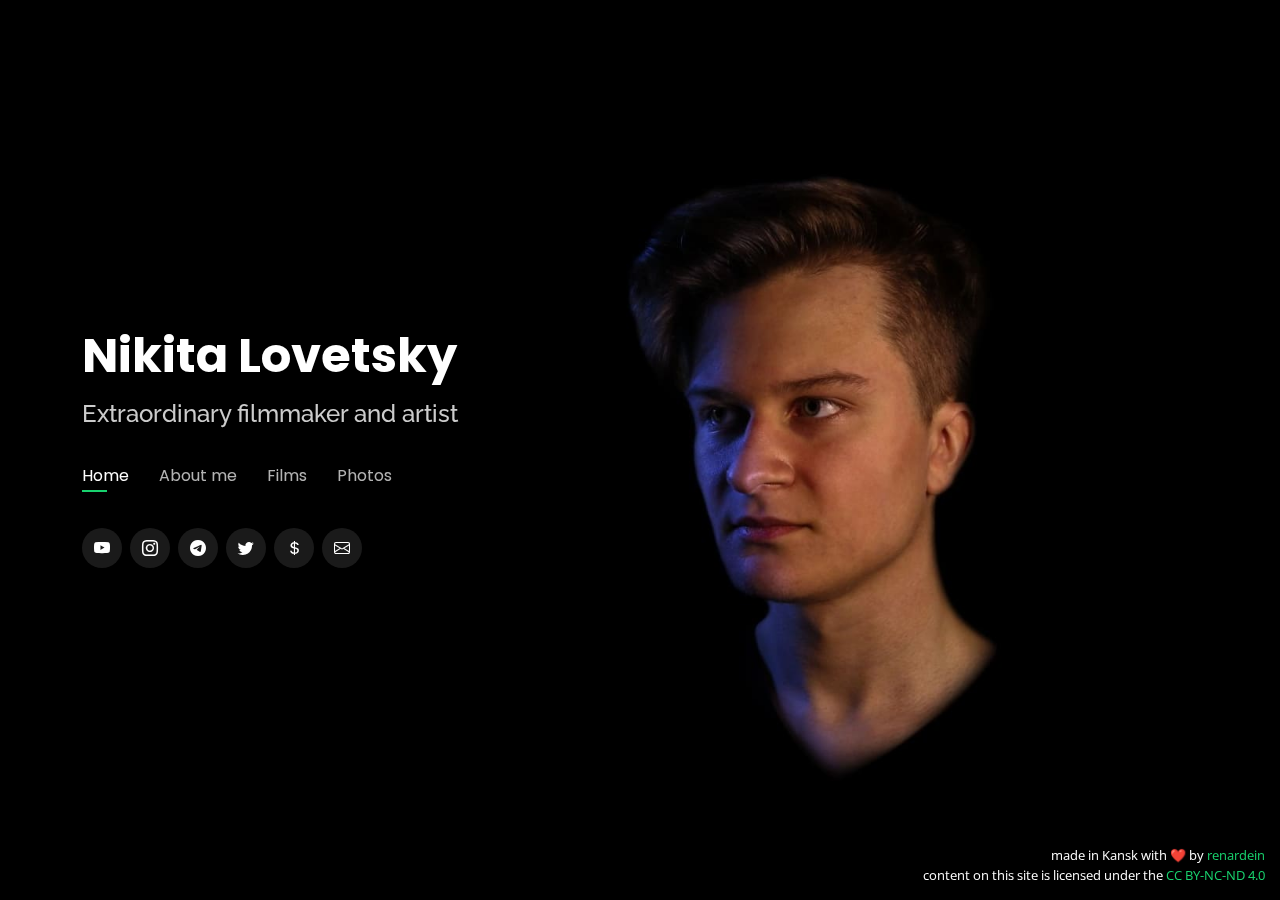
<file: index.html>
<!DOCTYPE html>
<html lang="en">

<head>
  <meta charset="utf-8">
  <meta content="width=device-width, initial-scale=1.0" name="viewport">

  <title>Nikita Lovetsky</title>
  <meta content="An extraordinary filmmaker and artist from the colorful Kyrgyzstan in Central Asia" name="description">
  <meta content="nikita lovetsky, никита ловецкий, filmmaker, bishkek, бишкек, kyrgyzstan, кыргызстан " name="keywords">
  <meta name="theme-color" content="#000000" />

  <!-- Favicons -->
  <link href="assets/img/favicon.png" rel="icon">
  <link href="assets/img/apple-touch-icon.png" rel="apple-touch-icon">

  <!-- Google Fonts -->
  <link
    href="https://fonts.googleapis.com/css?family=Open+Sans:300,300i,400,400i,600,600i,700,700i|Raleway:300,300i,400,400i,500,500i,600,600i,700,700i|Poppins:300,300i,400,400i,500,500i,600,600i,700,700i"
    rel="stylesheet">

  <!-- Vendor CSS Files -->
  <link href="assets/vendor/bootstrap/css/bootstrap.min.css" rel="stylesheet">
  <link href="assets/vendor/bootstrap-icons/bootstrap-icons.css" rel="stylesheet">
  <link href="assets/vendor/boxicons/css/boxicons.min.css" rel="stylesheet">
  <link href="assets/vendor/glightbox/css/glightbox.min.css" rel="stylesheet">
  <link href="assets/vendor/remixicon/remixicon.css" rel="stylesheet">
  <link href="assets/vendor/swiper/swiper-bundle.min.css" rel="stylesheet">

  <!-- Template Main CSS File -->
  <link href="assets/css/style.css" rel="stylesheet">
</head>

<body>

  <!-- ======= Header ======= -->
  <header id="header">
    <div class="container intro">

      <h1><a href="index.html">Nikita Lovetsky</a></h1>

      <h2>Extraordinary filmmaker and artist</h2>

      <nav id="navbar" class="navbar">
        <ul>
          <li><a class="nav-link active" href="#header">Home</a></li>
          <li><a class="nav-link" href="#about">About me</a></li>
          <li><a class="nav-link" href="#films">Films</a></li>
          <li><a class="nav-link" href="#photos">Photos</a></li>

        </ul>
        <i class="bi bi-list mobile-nav-toggle"></i>
      </nav><!-- .navbar -->

      <div class="social-links">

        <a href="https://www.youtube.com/c/RedCardinal18" class="youtube"><i class="bi bi-youtube"></i></a>
        <a href="https://instagram.com/red_cardinal18" class="instagram"><i class="bi bi-instagram"></i></a>
        <a href="https://t.me/red_cardinal18" class="telegram"><i class="bi bi-telegram"></i></a>
        <a href="https://twitter.com/red_cardinal18" class="twitter"><i class="bi bi-twitter"></i></a>
        <a href="https://www.donationalerts.com/r/redcardinal18" class="twitter"><i
            class="bi bi-currency-dollar"></i></a>
        <a href="mailto:nikita@lovetsky.art" class="envelope" title="E-Mail"><i class="bi bi-envelope"></i></a>
      </div>

    </div>
  </header><!-- End Header -->

  <!-- ======= About Section ======= -->
  <section id="about" class="about">

    <!-- ======= About Me ======= -->
    <div class="about-me container">

      <div class="section-title">
        <h2>About</h2>
        <p>Learn more about me</p>
      </div>

      <div class="row">
        <div class="col-lg-3" data-aos="fade-right">
          <img src="assets/img/me.jpg" class="img-fluid" alt="">
        </div>
        <div class="col-lg-8 pt-4 pt-lg-0 content" data-aos="fade-left">
          <div class="row">
            <div class="col-lg-7">
              <div class="section-title">
                <h2>Summary</h2>
              </div>
              <ul>
                <li><i class="bi bi-balloon-fill"></i> <strong>Birthday:</strong> <span>17 December 2000</span></li>
                <li><i class="bi bi-info-circle-fill"></i> <strong>Age:</strong> <span>22</span></li>
                <li><i class="bi bi-geo-alt-fill"></i> <strong>Location:</strong> <span>Bishkek, Kyrgyzstan</span>
                <li><i class="bi bi-envelope-fill"></i> <strong>E-Mail:</strong> <span><a
                      href="mailto:nikita@lovetsky.art">nikita@lovetsky.art</a></span>
                </li>
              </ul>
              <p style="margin-bottom: 25px;">
                An extraordinary filmmaker and artist from the colorful Kyrgyzstan in Central Asia.
                The main interest in cinema is the mixture of poetic language with the image on the screen.
                Engaged in experiments on merging different media in cinema.
              </p>
            </div>
            <div class="col-lg-5 resume">
              <div class="section-title">
                <h2>Education</h2>
              </div>

              <div class="resume-item">
                <h4>American University of Central Asia</h4>
                <p><em>Bishkek, Kyrgyzstan<br>Division of Arts, Humanities and Communication<br>Bachelor
                    in TV, Cinema and
                    Media Arts Program</em></p>
                <h5>2019 - 2023</h5>
              </div>
              <div class="resume-item">
                <h4>Bard College</h4>
                <p><em>Annandale-on-Hudson, New York, United States<br>Division of the Arts<br>Film and Electronic
                    Arts<br>Exchange
                    Program</em>
                </p>
                <h5>2022</h5>
              </div>
            </div>
          </div>
        </div>
        <!-- End About Me -->

        <!-- ======= Skills  ======= -->
        <div class="skills container">

          <div class="section-title">
            <h2>Skills</h2>
          </div>

          <div class="row skills-content">

            <div class="col-lg-6">

              <div class="progress">
                <span class="skill">Eloquence & Orator <i class="val">80%</i></span>
                <div class="progress-bar-wrap">
                  <div class="progress-bar" role="progressbar" aria-valuenow="80" aria-valuemin="0" aria-valuemax="100">
                  </div>
                </div>
              </div>

              <div class="progress">
                <span class="skill">Projects Pitching <i class="val">90%</i></span>
                <div class="progress-bar-wrap">
                  <div class="progress-bar" role="progressbar" aria-valuenow="90" aria-valuemin="0" aria-valuemax="100">
                  </div>
                </div>
              </div>

              <div class="progress">
                <span class="skill">Scriptwriting <i class="val">75%</i></span>
                <div class="progress-bar-wrap">
                  <div class="progress-bar" role="progressbar" aria-valuenow="75" aria-valuemin="0" aria-valuemax="100">
                  </div>
                </div>
              </div>
              <div class="progress">
                <span class="skill">Team Redistribution of Duties <i class="val">75%</i></span>
                <div class="progress-bar-wrap">
                  <div class="progress-bar" role="progressbar" aria-valuenow="75" aria-valuemin="0" aria-valuemax="100">
                  </div>
                </div>
              </div>
            </div>

            <div class="col-lg-6">

              <div class="progress">
                <span class="skill">Film Directing <i class="val">75%</i></span>
                <div class="progress-bar-wrap">
                  <div class="progress-bar" role="progressbar" aria-valuenow="75" aria-valuemin="0" aria-valuemax="100">
                  </div>
                </div>
              </div>

              <div class="progress">
                <span class="skill">Networking & Communication <i class="val">75%</i></span>
                <div class="progress-bar-wrap">
                  <div class="progress-bar" role="progressbar" aria-valuenow="75" aria-valuemin="0" aria-valuemax="100">
                  </div>
                </div>
              </div>

              <div class="progress">
                <span class="skill">Project Management <i class="val">65%</i></span>
                <div class="progress-bar-wrap">
                  <div class="progress-bar" role="progressbar" aria-valuenow="65" aria-valuemin="0" aria-valuemax="100">
                  </div>
                </div>
              </div>

            </div>

          </div>

        </div><!-- End Skills -->

        <!-- ======= Interests ======= -->
        <div class="interests container">

          <div class="section-title">
            <h2>Interests</h2>
          </div>

          <div class="row">
            <div class="col-lg-3 col-md-4">
              <div class="icon-box">
                <i class="bi bi-music-note-beamed" style="color: #ffbb2c;"></i>
                <h3>Playing Guitar</h3>
              </div>
            </div>
            <div class="col-lg-3 col-md-4 mt-4 mt-md-0">
              <div class="icon-box">
                <i class="bi bi-easel" style="color: #5578ff;"></i>
                <h3>Oil Painting</h3>
              </div>
            </div>
            <div class="col-lg-3 col-md-4 mt-4 mt-md-0">
              <div class="icon-box">
                <i class="bi bi-camera" style="color: #e80368;"></i>
                <h3>Photography</h3>
              </div>
            </div>
            <div class="col-lg-3 col-md-4 mt-4 mt-lg-0">
              <div class="icon-box">
                <i class="bi bi-book" style="color: #e361ff;"></i>
                <h3>Obsessive Books Reading</h3>
              </div>
            </div>
            <div class="col-lg-3 col-md-4 mt-4">
              <div class="icon-box">
                <i class="bi bi-bicycle" style="color: #47aeff;"></i>
                <h3>Active Lifestyle</h3>
              </div>
            </div>
            <div class="col-lg-3 col-md-4 mt-4">
              <div class="icon-box">
                <i class="bi bi-film" style="color: #ffa76e;"></i>
                <h3>Watching Movies</h3>
              </div>
            </div>
            <div class="col-lg-3 col-md-4 mt-4">
              <div class="icon-box">
                <i class="bi bi-controller" style="color: #11dbcf;"></i>
                <h3>Computer Games</h3>
              </div>
            </div>
            <div class="col-lg-3 col-md-4 mt-4">
              <div class="icon-box">
                <i class="bi bi-music-note" style=" color: #4233ff;"></i>
                <h3>Music Studies</h3>
              </div>
            </div>


          </div><!-- End Interests -->

        </div>
        <div class="swiper-pagination"></div>
      </div>
      <div class="owl-carousel testimonials-carousel">
      </div>
    </div><!-- End Testimonials  -->
  </section><!-- End About Section -->
  <!-- ======= Films Section ======= -->
  <section id="films" class="portfolio">
    <div class="container">

      <div class="section-title">
        <h2>My Works</h2>
        <p>Films</p>
      </div>
      <div class="row">
        <div class="row portfolio-container">

          <div class="col-lg-3 col-md-6 portfolio-item filter-app">
            <div class="portfolio-wrap">
              <img src="./assets/img/portfolio/films/effaceditinerary/poster.jpg" class="img-fluid" alt="" width="auto"
                height="413px">
              <div class="portfolio-info">
                <h4>Effaced Itinerary</h4>
                <p>2022</p>
                <br>
                <div class="portfolio-links">
                  <a href="./films/effaced-itinerary.html" data-gallery="portfolioDetailsGallery"
                    data-glightbox="type: external" class="portfolio-details-lightbox" title="Portfolio Details"><i
                      class="bx bx-link"></i> Learn More</a>
                </div>
              </div>
            </div>

          </div>
          <div class="col-lg-3 col-md-6 portfolio-item filter-app">
            <div class="portfolio-wrap">
              <img src="./assets/img/portfolio/films/nightonearth/poster.jpg" class="img-fluid" alt="" width="auto"
                height="413px">
              <div class="portfolio-info">
                <h4>Night on Earth</h4>
                <p>2021</p>
                <br>
                <div class="portfolio-links">
                  <a href="./films/nightonearth.html" data-gallery="portfolioDetailsGallery"
                    data-glightbox="type: external" class="portfolio-details-lightbox" title="Portfolio Details"><i
                      class="bx bx-link"></i> Learn More</a>
                </div>
              </div>
            </div>
          </div>
          <div class="col-lg-3 col-md-6 portfolio-item filter-app">
            <div class="portfolio-wrap">
              <img src="./assets/img/portfolio/films/godroad/poster.jpg" class="img-fluid" alt="" width="auto"
                height="413px">
              <div class="portfolio-info">
                <h4>God Road</h4>
                <p>2019</p>
                <br>
                <div class="portfolio-links">
                  <a href="./films/godroad.html" data-gallery="portfolioDetailsGallery" data-glightbox="type: external"
                    class="portfolio-details-lightbox" title="Portfolio Details"><i class="bx bx-link"></i> Learn
                    More</a>
                </div>
              </div>
            </div>

          </div>
          <div class="col-lg-3 col-md-6 portfolio-item filter-app">
            <div class="portfolio-wrap">
              <img src="./assets/img/portfolio/films/noizepast/poster.jpg" class="img-fluid" alt="" width="auto"
                height="413px">
              <div class="portfolio-info">
                <h4>Do Not Try to Find Out About the Past</h4>
                <p>2019</p>
                <br>
                <div class="portfolio-links">
                  <a href="./films/noizepast.html" data-gallery="portfolioDetailsGallery"
                    data-glightbox="type: external" class="portfolio-details-lightbox" title="Portfolio Details"><i
                      class="bx bx-link"></i> Learn More</a>
                </div>
              </div>
            </div>

          </div>


        </div>
      </div>
    </div>
    </div>
  </section>
  <!-- End Films Section -->

  <section id="photos" class="portfolio">
    <div class="container">

      <div class="section-title">
        <h2>My Works</h2>
        <p>Photos</p>
      </div>

      <div class="row portfolio-container">

        <div class="col-lg-4 col-md-6 portfolio-item">
          <div class="portfolio-wrap">
            <img src="assets/img/portfolio/photos/unitedstates/1.JPG" class="img-fluid" alt="">
            <div class="portfolio-info">
              <h4>Once upon a time in...New York</h4>
              <p>New York, United States<br>2022</p>
              <div class="portfolio-links">
                <a href="./photos/unitedstates.html" data-gallery="portfolioDetailsGallery"
                  data-glightbox="type: external" class="portfolio-details-lightbox" title="Portfolio Details"><i
                    class="bx bx-link"></i> Watch the Album</a>

              </div>
            </div>
          </div>
        </div>
        <div class="col-lg-4 col-md-6 portfolio-item">
          <div class="portfolio-wrap">
            <img src="assets/img/portfolio/photos/effaceditinerary/1.JPG" class="img-fluid" alt="">
            <div class="portfolio-info">
              <h4>Effaced Itinerary</h4>
              <p>Addition materials for the film</p>
              <div class="portfolio-links">
                <a href="./photos/effaced-itinerary.html" data-gallery="portfolioDetailsGallery"
                  data-glightbox="type: external" class="portfolio-details-lightbox" title="Portfolio Details"><i
                    class="bx bx-link"></i> Watch the Album</a>

              </div>
            </div>
          </div>
        </div>


      </div>

    </div>
  </section><!-- End Portfolio Section -->

  <div class="credits d-none d-sm-block">
    made in Kansk with ❤️ by <a href="https://instagram.com/renardein" title="where...keyboard...">renardein</a>
    <br>
    content on this site is licensed under the <a href="https://creativecommons.org/licenses/by-nc-nd/4.0/">CC BY-NC-ND
      4.0</a>
  </div>

  <!-- Vendor JS Files -->
  <script src="assets/vendor/purecounter/purecounter_vanilla.js"></script>
  <script src="assets/vendor/bootstrap/js/bootstrap.bundle.min.js"></script>
  <script src="assets/vendor/glightbox/js/glightbox.min.js"></script>
  <script src="assets/vendor/isotope-layout/isotope.pkgd.min.js"></script>
  <script src="assets/vendor/swiper/swiper-bundle.min.js"></script>
  <script src="assets/vendor/waypoints/noframework.waypoints.js"></script>
  <script src="assets/vendor/php-email-form/validate.js"></script>

  <!-- Template Main JS File -->
  <script src="assets/js/main.js"></script>

</body>

</html>
</file>
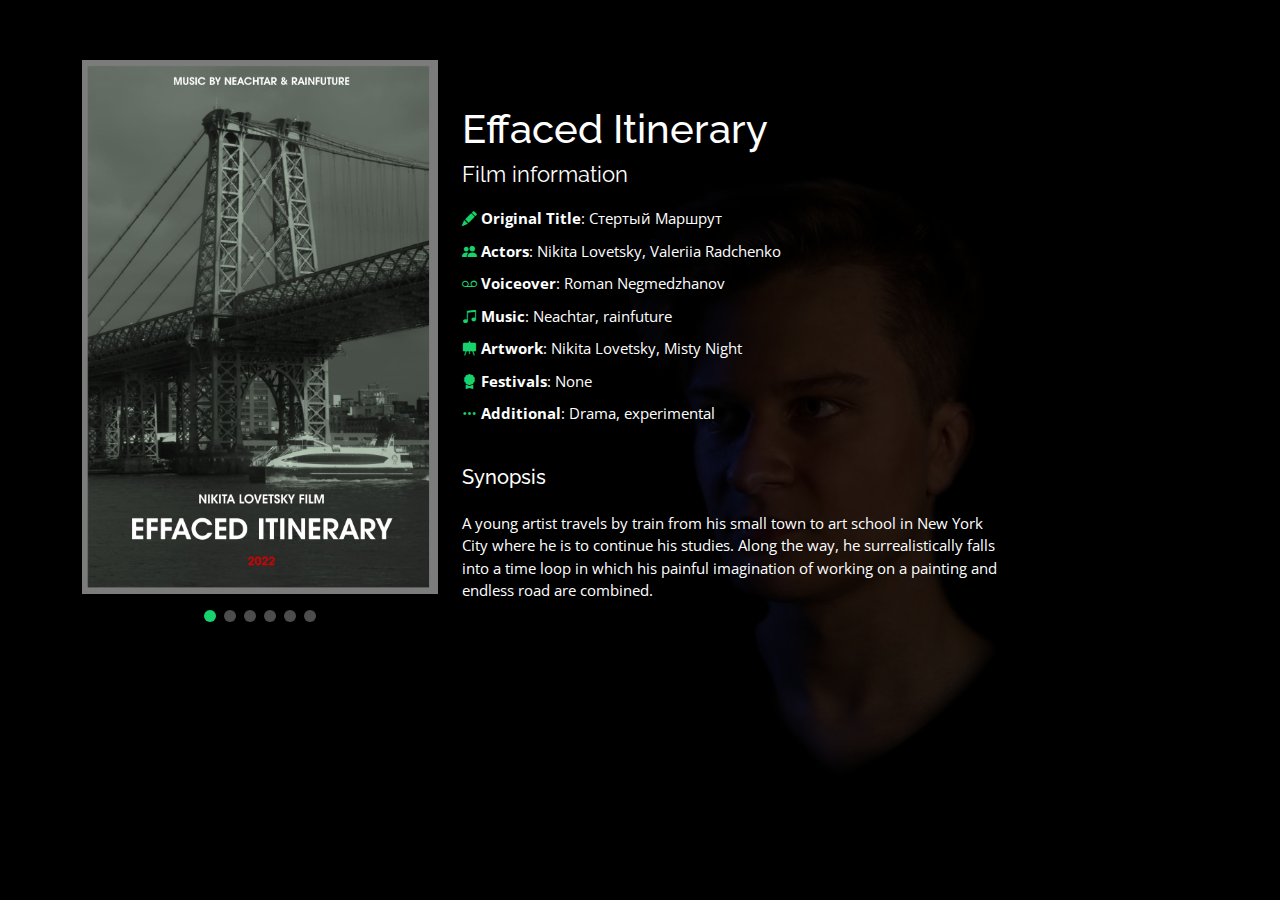
<file: films/effaced-itinerary.html>
<!DOCTYPE html>
<html lang="en">

<head>
  <meta charset="utf-8">
  <meta content="width=device-width, initial-scale=1.0" name="viewport">

  <title>Nikita Lovetsky: Effaced Itinerary</title>
  <meta
    content="A young artist travels by train from his small town to art school in New York City where he is to continue his studies. Along the way, he surrealistically falls into a time loop in which his painful imagination of working on a painting and endless road are combined."
    name="description">

  <!-- Favicons -->
  <link href="../assets/img/favicon.png" rel="icon">
  <link href="../assets/img/apple-touch-icon.png" rel="apple-touch-icon">

  <!-- Google Fonts -->
  <link
    href="https://fonts.googleapis.com/css?family=Open+Sans:300,300i,400,400i,600,600i,700,700i|Raleway:300,300i,400,400i,500,500i,600,600i,700,700i|Poppins:300,300i,400,400i,500,500i,600,600i,700,700i"
    rel="stylesheet">

  <!-- Vendor CSS Files -->
  <link href="../assets/vendor/bootstrap/css/bootstrap.min.css" rel="stylesheet">
  <link href="../assets/vendor/bootstrap-icons/bootstrap-icons.css" rel="stylesheet">
  <link href="../assets/vendor/boxicons/css/boxicons.min.css" rel="stylesheet">
  <link href="../assets/vendor/glightbox/css/glightbox.min.css" rel="stylesheet">
  <link href="../assets/vendor/remixicon/remixicon.css" rel="stylesheet">
  <link href="../assets/vendor/swiper/swiper-bundle.min.css" rel="stylesheet">

  <!-- Template Main CSS File -->
  <link href="../assets/css/style.css" rel="stylesheet">
</head>

<body>
  <main id="main">
    <!-- ======= Portfolio Details ======= -->
    <div id="portfolio-details" class="portfolio-details">
      <div class="container">

        <div class="row">

          <div class="col-lg-4">
            <div class="portfolio-details-slider swiper">
              <div class="swiper-wrapper align-items-center">

                <div class="swiper-slide">
                  <img src="../assets/img/portfolio/films/effaceditinerary/poster.jpg" alt="" width="100%"
                    height="auto">
                </div>

                <div class="swiper-slide">
                  <img src="../assets/img/portfolio/films/effaceditinerary/1.jpg" alt="" width="100%" height="auto">
                </div>

                <div class="swiper-slide">
                  <img src="../assets/img/portfolio/films/effaceditinerary/2.jpg" alt="" width="100%" height="auto">
                </div>
                <div class="swiper-slide">
                  <img src="../assets/img/portfolio/films/effaceditinerary/3.jpg" alt="" width="100%" height="auto">
                </div>
                <div class="swiper-slide">
                  <img src="../assets/img/portfolio/films/effaceditinerary/4.jpg" alt="" width="100%" height="auto">
                </div>
                <div class="swiper-slide">
                  <img src="../assets/img/portfolio/films/effaceditinerary/5.jpg" alt="" width="100%" height="auto">
                </div>
              </div>
              <div class="swiper-pagination"></div>
            </div>

          </div>

          <div class="col-lg-6 portfolio-info">
            <h1>Effaced Itinerary</h1>
            <h3>Film information</h3>
            <ul>
              <li><i class="bi bi-pencil-fill"></i> <strong>Original Title</strong>: Стертый Маршрут</li>
              <!--<li><i class="bi bi-calendar-date-fill"></i> <strong>Released</strong>: December 1, 2022</li>-->
              <li><i class="bi bi-people-fill"> </i><strong>Actors</strong>: Nikita Lovetsky, Valeriia Radchenko</li>
              <li><i class="bi bi-voicemail"></i> <strong>Voiceover</strong>: Roman Negmedzhanov </li>
              <li><i class="bi bi-music-note-beamed"></i> <strong>Music</strong>: Neachtar, rainfuture</li>
              <li><i class="bi bi-easel-fill"></i> <strong>Artwork</strong>: Nikita Lovetsky, Misty Night </li>
              <li><i class="bi bi-award-fill"></i> <strong>Festivals</strong>: None</li>
              <li><i class="bi bi-three-dots"></i> <strong>Additional</strong>: Drama, experimental</li>
            </ul>
            <br>
            <h5>Synopsis</h5>
            <p>
              A young artist travels by train from his small town to art school in New York City where he is to continue
              his studies.
              Along the way, he surrealistically falls into a time loop in which his painful imagination of working on a
              painting and endless road are combined.
            </p>
            <!--<a class="btn btn btn-success" href="https://www.youtube.com/embed/IjwbjEY4E54"><i
                class="bi bi-youtube"></i>
              Watch on YouTube</a>-->
          </div>
        </div>
      </div>
    </div><!-- End Portfolio Details -->

  </main><!-- End #main -->



  <!-- Vendor JS Files -->
  <script src="../assets/vendor/purecounter/purecounter_vanilla.js"></script>
  <script src="../assets/vendor/bootstrap/js/bootstrap.bundle.min.js"></script>
  <script src="../assets/vendor/glightbox/js/glightbox.min.js"></script>
  <script src="../assets/vendor/isotope-layout/isotope.pkgd.min.js"></script>
  <script src="../assets/vendor/swiper/swiper-bundle.min.js"></script>
  <script src="../assets/vendor/waypoints/noframework.waypoints.js"></script>
  <script src="../assets/vendor/php-email-form/validate.js"></script>

  <!-- Template Main JS File -->
  <script src="../assets/js/main.js"></script>

</body>

</html>
</file>
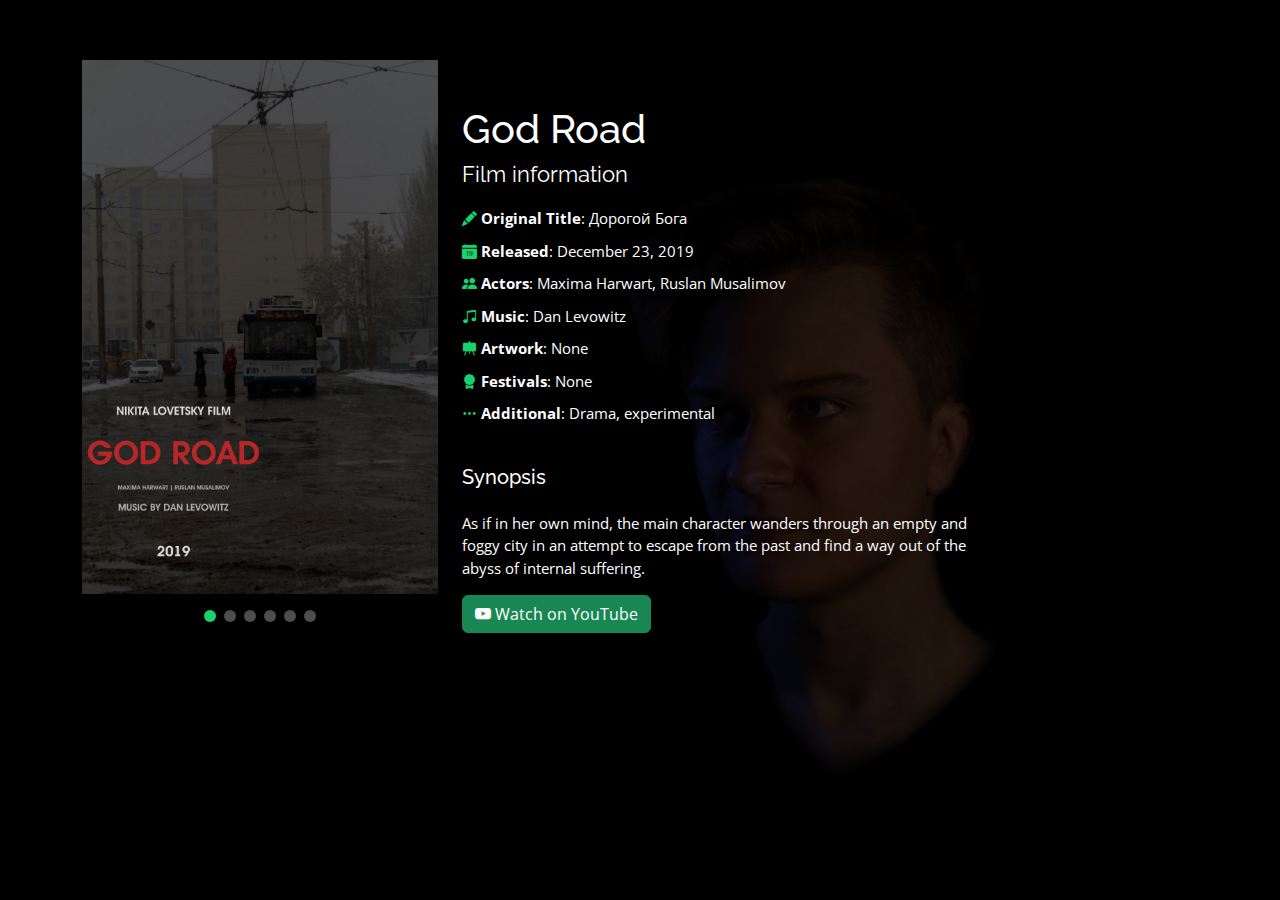
<file: films/godroad.html>
<!DOCTYPE html>
<html lang="en">

<head>
  <meta charset="utf-8">
  <meta content="width=device-width, initial-scale=1.0" name="viewport">
  <!--Title-->
  <title>Nikita Lovetsky: God Road</title>
  <meta content="" name="description">
  <meta content="" name="keywords">

  <!-- Favicons -->
  <link href="../assets/img/favicon.png" rel="icon">
  <link href="../assets/img/apple-touch-icon.png" rel="apple-touch-icon">

  <!-- Google Fonts -->
  <link
    href="https://fonts.googleapis.com/css?family=Open+Sans:300,300i,400,400i,600,600i,700,700i|Raleway:300,300i,400,400i,500,500i,600,600i,700,700i|Poppins:300,300i,400,400i,500,500i,600,600i,700,700i"
    rel="stylesheet">

  <!-- Vendor CSS Files -->
  <link href="../assets/vendor/bootstrap/css/bootstrap.min.css" rel="stylesheet">
  <link href="../assets/vendor/bootstrap-icons/bootstrap-icons.css" rel="stylesheet">
  <link href="../assets/vendor/boxicons/css/boxicons.min.css" rel="stylesheet">
  <link href="../assets/vendor/glightbox/css/glightbox.min.css" rel="stylesheet">
  <link href="../assets/vendor/remixicon/remixicon.css" rel="stylesheet">
  <link href="../assets/vendor/swiper/swiper-bundle.min.css" rel="stylesheet">

  <!-- Template Main CSS File -->
  <link href="../assets/css/style.css" rel="stylesheet">


</head>

<body>
  <main id="main">
    <!-- ======= Portfolio Details ======= -->
    <div id="portfolio-details" class="portfolio-details">
      <div class="container">
        <div class="row">
          <div class="col-lg-4">
            <div class="portfolio-details-slider swiper">
              <div class="swiper-wrapper align-items-center">

                <div class="swiper-slide"><img src="../assets/img/portfolio/godroad/poster.jpg" alt="" width="100%"
                    height="auto"></div>
                <div class="swiper-slide"><img src="../assets/img/portfolio/godroad/1.jpg" alt="" width="100%"
                    height="auto"></div>
                <div class="swiper-slide"><img src="../assets/img/portfolio/godroad/2.jpg" alt="" width="100%"
                    height="auto"></div>
                <div class="swiper-slide"><img src="../assets/img/portfolio/godroad/3.jpg" alt="" width="100%"
                    height="auto"></div>
                <div class="swiper-slide"><img src="../assets/img/portfolio/godroad/4.jpg" alt="" width="100%"
                    height="auto"></div>
                <div class="swiper-slide"><img src="../assets/img/portfolio/godroad/5.jpg" alt="" width="100%"
                    height="auto"></div>

              </div>
              <div class="swiper-pagination"></div>
            </div>
          </div>

          <div class="col-lg-6 portfolio-info">
            <!-- FILM TITLE -->
            <h1>God Road</h1>
            <h3>Film information</h3>
            <ul>
              <li><i class="bi bi-pencil-fill"></i> <strong>Original Title</strong>: Дорогой Бога</li>
              <li><i class="bi bi-calendar-date-fill"></i> <strong>Released</strong>: December 23, 2019</li>
              <li><i class="bi bi-people-fill"> </i><strong>Actors</strong>: Maxima Harwart, Ruslan Musalimov</li>
              <li><i class="bi bi-music-note-beamed"></i> <strong>Music</strong>: Dan Levowitz</li>
              <li><i class="bi bi-easel-fill"></i> <strong>Artwork</strong>: None</li>
              <li><i class="bi bi-award-fill"></i> <strong>Festivals</strong>: None</li>
              <li><i class="bi bi-three-dots"></i> <strong>Additional</strong>: Drama, experimental</li>
            </ul>
            <br>
            <h5>Synopsis</h5>
            <!-- SYNOPSIS -->
            <p>
              As if in her own mind, the main character wanders through an empty and foggy city in an attempt to escape from the past and find a way out of the abyss of internal suffering.
            </p>
            <!-- LINK -->
            <a class="btn btn btn-success" href="https://www.youtube.com/embed/kzY4XefGgZY"><i
                class="bi bi-youtube"></i> Watch on YouTube</a>
          </div>
        </div>
      </div>
    </div><!-- End Portfolio Details -->

  </main><!-- End #main -->



  <!-- Vendor JS Files -->
  <script src="../assets/vendor/purecounter/purecounter_vanilla.js"></script>
  <script src="../assets/vendor/bootstrap/js/bootstrap.bundle.min.js"></script>
  <script src="../assets/vendor/glightbox/js/glightbox.min.js"></script>
  <script src="../assets/vendor/isotope-layout/isotope.pkgd.min.js"></script>
  <script src="../assets/vendor/swiper/swiper-bundle.min.js"></script>
  <script src="../assets/vendor/waypoints/noframework.waypoints.js"></script>
  <script src="../assets/vendor/php-email-form/validate.js"></script>

  <!-- Template Main JS File -->
  <script src="../assets/js/main.js"></script>

</body>

</html>
</file>
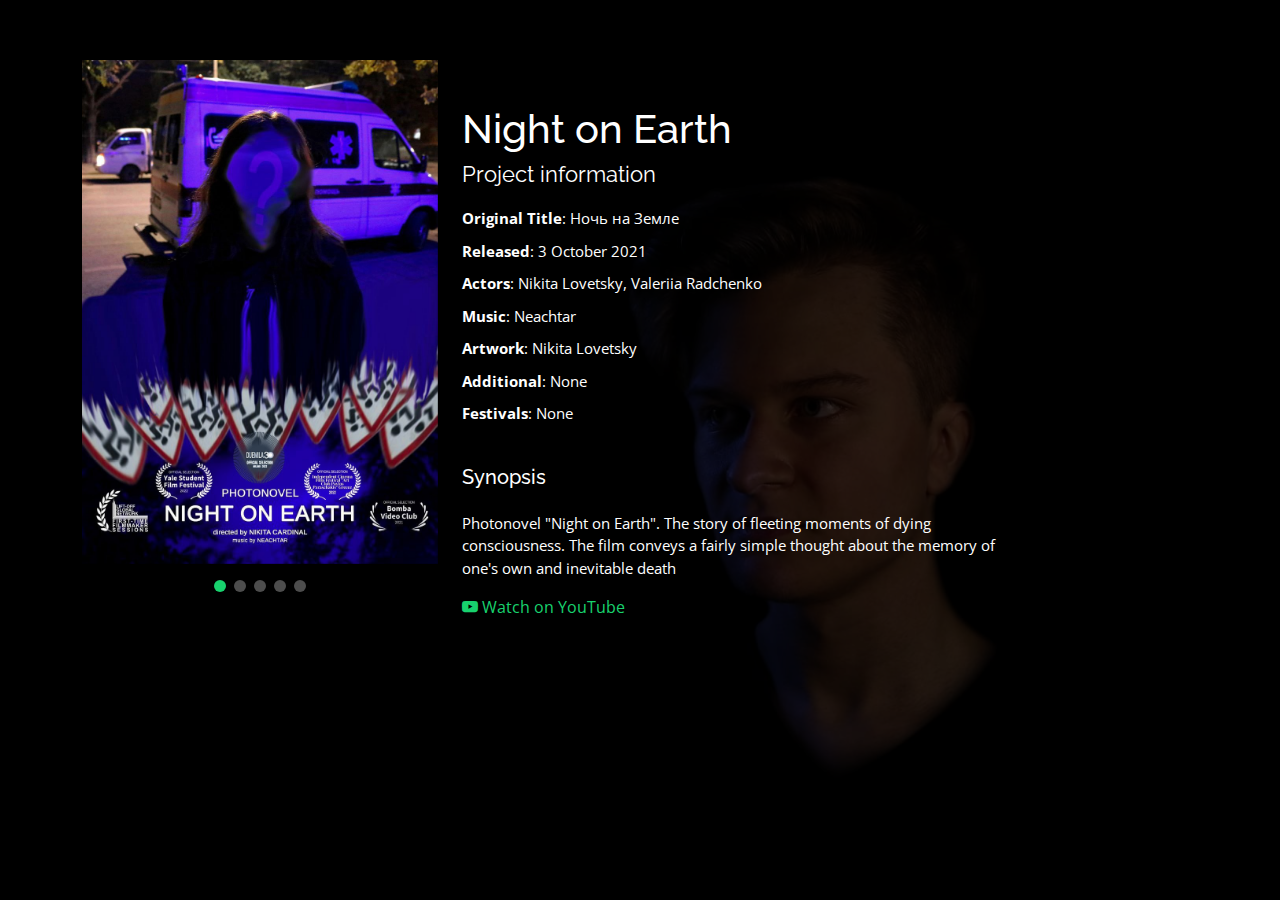
<file: films/night-on-earth.html>
<!DOCTYPE html>
<html lang="en">

<head>
    <meta charset="utf-8">
    <meta content="width=device-width, initial-scale=1.0" name="viewport">

    <title>Nikita Lovetsky: Night On Earth</title>
    <meta content="" name="description">
    <meta content="" name="keywords">

    <!-- Favicons -->
    <link href="../assets/img/favicon.png" rel="icon">
    <link href="../assets/img/apple-touch-icon.png" rel="apple-touch-icon">

    <!-- Google Fonts -->
    <link
        href="https://fonts.googleapis.com/css?family=Open+Sans:300,300i,400,400i,600,600i,700,700i|Raleway:300,300i,400,400i,500,500i,600,600i,700,700i|Poppins:300,300i,400,400i,500,500i,600,600i,700,700i"
        rel="stylesheet">

    <!-- Vendor CSS Files -->
    <link href="../assets/vendor/bootstrap/css/bootstrap.min.css" rel="stylesheet">
    <link href="../assets/vendor/bootstrap-icons/bootstrap-icons.css" rel="stylesheet">
    <link href="../assets/vendor/boxicons/css/boxicons.min.css" rel="stylesheet">
    <link href="../assets/vendor/glightbox/css/glightbox.min.css" rel="stylesheet">
    <link href="../assets/vendor/remixicon/remixicon.css" rel="stylesheet">
    <link href="../assets/vendor/swiper/swiper-bundle.min.css" rel="stylesheet">

    <!-- Template Main CSS File -->
    <link href="../assets/css/style.css" rel="stylesheet">

    <!-- =======================================================
  * Template Name: Personal - v4.9.1
  * Template URL: https://bootstrapmade.com/personal-free-resume-bootstrap-template/
  * Author: BootstrapMade.com
  * License: https://bootstrapmade.com/license/
  ======================================================== -->
</head>

<body>

    <main id="main">

        <!-- ======= Portfolio Details ======= -->
        <div id="portfolio-details" class="portfolio-details">
            <div class="container">

                <div class="row">

                    <div class="col-lg-4">
                        <div class="portfolio-details-slider swiper">
                            <div class="swiper-wrapper align-items-center">

                                <div class="swiper-slide">
                                    <img src="../assets/img/portfolio/nightonearth/poster.jpg" alt="" width="100%"
                                        height="auto">
                                </div>

                                <div class="swiper-slide">
                                    <img src="../assets/img/portfolio/effaceditinerary/frame-1.jpg" alt="" width="100%"
                                        height="auto">
                                </div>

                                <div class="swiper-slide">
                                    <img src="../assets/img/portfolio/effaceditinerary/frame-2.jpg" alt="" width="100%"
                                        height="auto">
                                </div>
                                <div class="swiper-slide">
                                    <img src="../assets/img/portfolio/effaceditinerary/frame-3.jpg" alt="" width="100%"
                                        height="auto">
                                </div>
                                <div class="swiper-slide">
                                    <img src="../assets/img/portfolio/effaceditinerary/frame-4.jpg" alt="" width="100%"
                                        height="auto">
                                </div>
                            </div>
                            <div class="swiper-pagination"></div>
                        </div>

                    </div>

                    <div class="col-lg-6 portfolio-info">
                        <h1>Night on Earth</h1>
                        <h3>Project information</h3>
                        <ul>
                            <li><strong>Original Title</strong>: Ночь на Земле</li>
                            <li><strong>Released</strong>: 3 October 2021</li>
                            <li><strong>Actors</strong>: Nikita Lovetsky, Valeriia Radchenko</li>
                            <li><strong>Music</strong>: Neachtar</li>
                            <li><strong>Artwork</strong>: Nikita Lovetsky </li>
                            <li><strong>Additional</strong>: None</li>
                            <li><strong>Festivals</strong>: None</li>
                        </ul>
                        <br>
                        <h5>Synopsis</h5>
                        <p>
                            Photonovel "Night on Earth". The story of fleeting moments of dying consciousness. The film
                            conveys a fairly simple thought about the memory of one's own and inevitable death
                        </p>
                        <a href="https://www.youtube.com/embed/MSH7Bv5pRn0?autoplay=1"><i class="bi bi-youtube"></i>
                            Watch on
                            YouTube</a>
                    </div>


                </div>
            </div><!-- End Portfolio Details -->

    </main><!-- End #main -->



    <!-- Vendor JS Files -->
    <script src="../assets/vendor/purecounter/purecounter_vanilla.js"></script>
    <script src="../assets/vendor/bootstrap/js/bootstrap.bundle.min.js"></script>
    <script src="../assets/vendor/glightbox/js/glightbox.min.js"></script>
    <script src="../assets/vendor/isotope-layout/isotope.pkgd.min.js"></script>
    <script src="../assets/vendor/swiper/swiper-bundle.min.js"></script>
    <script src="../assets/vendor/waypoints/noframework.waypoints.js"></script>
    <script src="../assets/vendor/php-email-form/validate.js"></script>

    <!-- Template Main JS File -->
    <script src="../assets/js/main.js"></script>

</body>

</html>
</file>
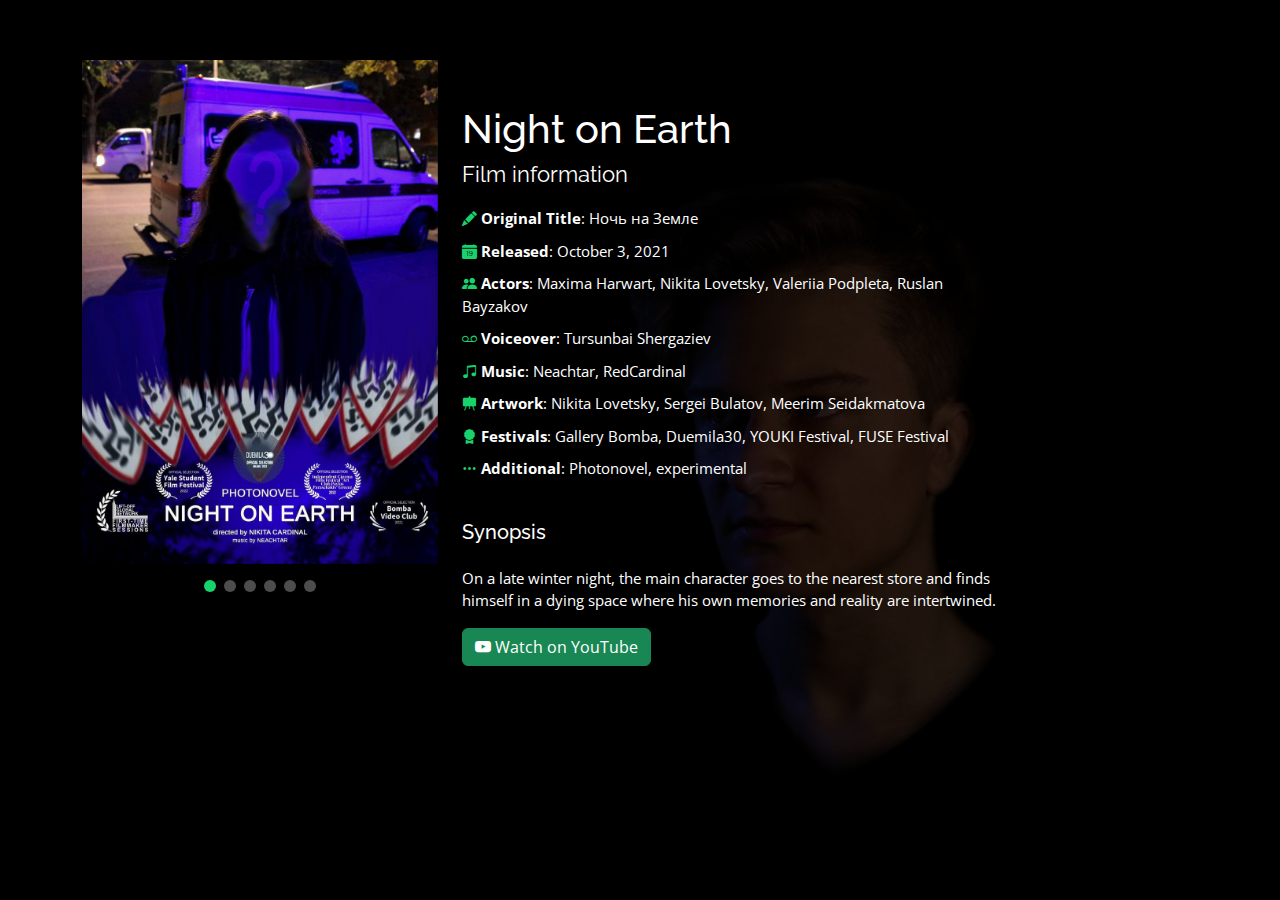
<file: films/nightonearth.html>
<!DOCTYPE html>
<html lang="en">

<head>
  <meta charset="utf-8">
  <meta content="width=device-width, initial-scale=1.0" name="viewport">
  <!--Title-->
  <title>Nikita Lovetsky: Night on Earth</title>
  <meta content="On a late winter night, the main character goes to the nearest store and finds himself in a dying space where his own memories and reality are intertwined." name="description">

  <!-- Favicons -->
  <link href="../assets/img/favicon.png" rel="icon">
  <link href="../assets/img/apple-touch-icon.png" rel="apple-touch-icon">

  <!-- Google Fonts -->
  <link
    href="https://fonts.googleapis.com/css?family=Open+Sans:300,300i,400,400i,600,600i,700,700i|Raleway:300,300i,400,400i,500,500i,600,600i,700,700i|Poppins:300,300i,400,400i,500,500i,600,600i,700,700i"
    rel="stylesheet">

  <!-- Vendor CSS Files -->
  <link href="../assets/vendor/bootstrap/css/bootstrap.min.css" rel="stylesheet">
  <link href="../assets/vendor/bootstrap-icons/bootstrap-icons.css" rel="stylesheet">
  <link href="../assets/vendor/boxicons/css/boxicons.min.css" rel="stylesheet">
  <link href="../assets/vendor/glightbox/css/glightbox.min.css" rel="stylesheet">
  <link href="../assets/vendor/remixicon/remixicon.css" rel="stylesheet">
  <link href="../assets/vendor/swiper/swiper-bundle.min.css" rel="stylesheet">

  <!-- Template Main CSS File -->
  <link href="../assets/css/style.css" rel="stylesheet">


</head>

<body>

  <main id="main">

    <!-- ======= Portfolio Details ======= -->
    <div id="portfolio-details" class="portfolio-details">
      <div class="container">

        <div class="row">

          <div class="col-lg-4">
            <div class="portfolio-details-slider swiper">
              <div class="swiper-wrapper align-items-center">
                <div class="swiper-slide">
                  <img src="../assets/img/portfolio/nightonearth/poster.jpg" alt="" width="100%" height="auto">
                </div>
                <div class="swiper-slide">
                  <img src="../assets/img/portfolio/nightonearth/1.jpg" alt="" width="100%" height="auto">
                </div>
                <div class="swiper-slide">
                  <img src="../assets/img/portfolio/nightonearth/2.jpg" alt="" width="100%" height="auto">
                </div>
                <div class="swiper-slide">
                  <img src="../assets/img/portfolio/nightonearth/3.jpg" alt="" width="100%" height="auto">
                </div>
                <div class="swiper-slide">
                  <img src="../assets/img/portfolio/nightonearth/4.jpg" alt="" width="100%" height="auto">
                </div>
                <div class="swiper-slide">
                  <img src="../assets/img/portfolio/nightonearth/5.jpg" alt="" width="100%" height="auto">
                </div>
              </div>
              <div class="swiper-pagination"></div>
            </div>

          </div>

          <div class="col-lg-6 portfolio-info">
            <!-- FILM TITLE -->
            <h1>Night on Earth</h1>
            <h3>Film information</h3>
            <ul>
              <li><i class="bi bi-pencil-fill"></i> <strong>Original Title</strong>: Ночь на Земле</li>
              <li><i class="bi bi-calendar-date-fill"></i> <strong>Released</strong>: October 3, 2021</li>
              <li><i class="bi bi-people-fill"> </i><strong>Actors</strong>: Maxima Harwart, Nikita Lovetsky, Valeriia
                Podpleta, Ruslan Bayzakov</li>
              <li><i class="bi bi-voicemail"></i> <strong>Voiceover</strong>: Tursunbai Shergaziev</li>
              <li><i class="bi bi-music-note-beamed"></i> <strong>Music</strong>: Neachtar, RedCardinal</li>
              <li><i class="bi bi-easel-fill"></i> <strong>Artwork</strong>: Nikita Lovetsky, Sergei Bulatov, Meerim
                Seidakmatova</li>
              <li><i class="bi bi-award-fill"></i> <strong>Festivals</strong>: Gallery Bomba, Duemila30, YOUKI Festival,
                FUSE Festival</li>
              <li><i class="bi bi-three-dots"></i> <strong>Additional</strong>: Photonovel, experimental</li>
            </ul>
            <br>
            <h5>Synopsis</h5>
            <!-- SYNOPSIS -->
            <p>
              On a late winter night, the main character goes to the nearest store and finds himself in a dying space
              where his own memories and reality are intertwined.
            </p>
            <!-- LINK -->
            <a class="btn btn btn-success" href="https://www.youtube.com/embed/MSH7Bv5pRn0"><i
                class="bi bi-youtube"></i>
              Watch
              on YouTube</a>
          </div>

        </div>

      </div>
    </div><!-- End Portfolio Details -->

  </main><!-- End #main -->



  <!-- Vendor JS Files -->
  <script src="../assets/vendor/purecounter/purecounter_vanilla.js"></script>
  <script src="../assets/vendor/bootstrap/js/bootstrap.bundle.min.js"></script>
  <script src="../assets/vendor/glightbox/js/glightbox.min.js"></script>
  <script src="../assets/vendor/isotope-layout/isotope.pkgd.min.js"></script>
  <script src="../assets/vendor/swiper/swiper-bundle.min.js"></script>
  <script src="../assets/vendor/waypoints/noframework.waypoints.js"></script>
  <script src="../assets/vendor/php-email-form/validate.js"></script>

  <!-- Template Main JS File -->
  <script src="../assets/js/main.js"></script>

</body>

</html>
</file>
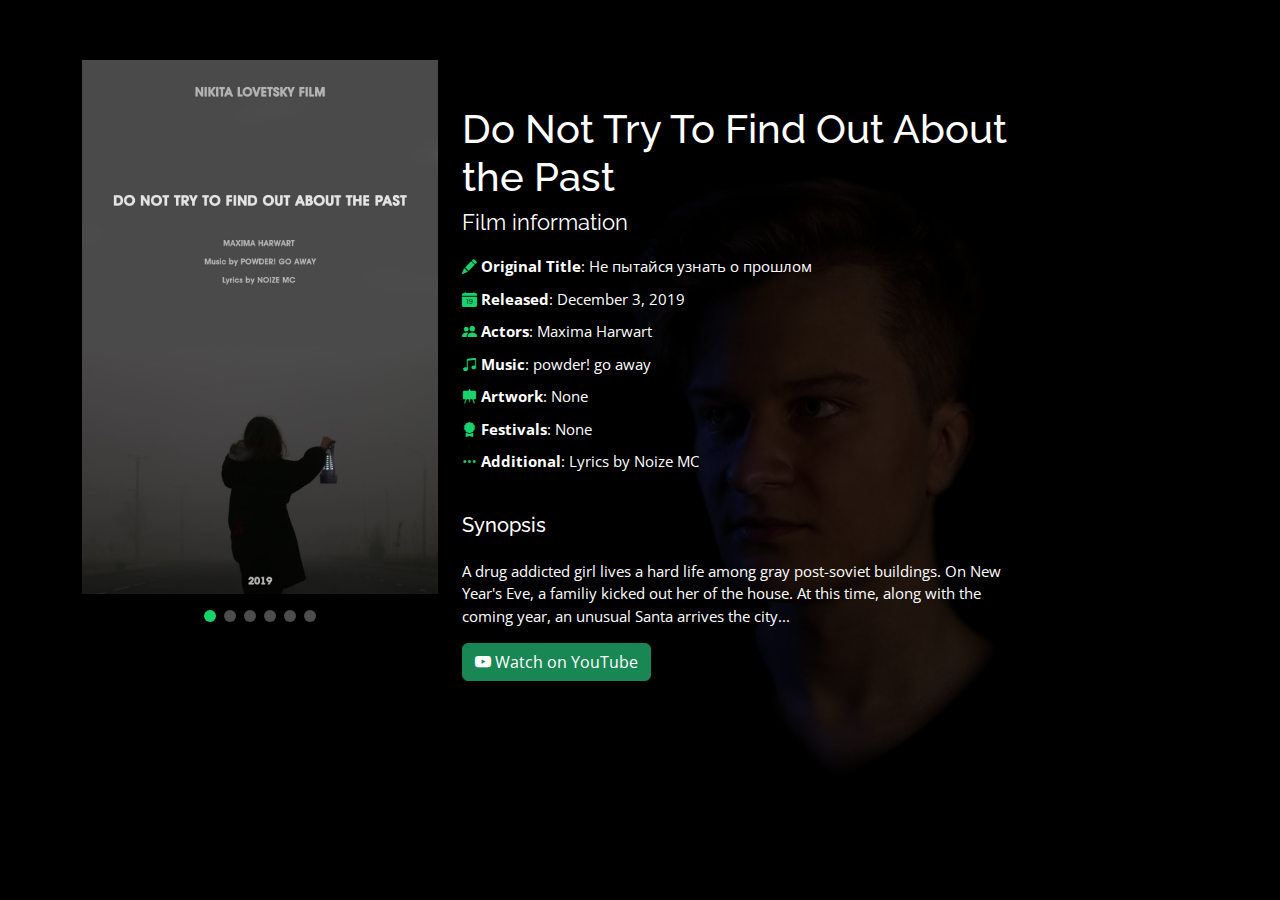
<file: films/noizepast.html>
<!DOCTYPE html>
<html lang="en">

<head>
  <meta charset="utf-8">
  <meta content="width=device-width, initial-scale=1.0" name="viewport">
  <!--Title-->
  <title>Nikita Lovetsky: Do Not Try To Find Out About the Past</title>
  <meta content="A drug addicted girl lives a hard life among gray post-soviet buildings. On New Year's Eve, a familiy kicked out her of the house. At this time, along with the coming year, an unusual Santa arrives the city..." name="description">
  <!-- Favicons -->
  <link href="../assets/img/favicon.png" rel="icon">
  <link href="../assets/img/apple-touch-icon.png" rel="apple-touch-icon">

  <!-- Google Fonts -->
  <link
    href="https://fonts.googleapis.com/css?family=Open+Sans:300,300i,400,400i,600,600i,700,700i|Raleway:300,300i,400,400i,500,500i,600,600i,700,700i|Poppins:300,300i,400,400i,500,500i,600,600i,700,700i"
    rel="stylesheet">

  <!-- Vendor CSS Files -->
  <link href="../assets/vendor/bootstrap/css/bootstrap.min.css" rel="stylesheet">
  <link href="../assets/vendor/bootstrap-icons/bootstrap-icons.css" rel="stylesheet">
  <link href="../assets/vendor/boxicons/css/boxicons.min.css" rel="stylesheet">
  <link href="../assets/vendor/glightbox/css/glightbox.min.css" rel="stylesheet">
  <link href="../assets/vendor/remixicon/remixicon.css" rel="stylesheet">
  <link href="../assets/vendor/swiper/swiper-bundle.min.css" rel="stylesheet">

  <!-- Template Main CSS File -->
  <link href="../assets/css/style.css" rel="stylesheet">

</head>

<body>
  <main id="main">
    <!-- ======= Portfolio Details ======= -->
    <div id="portfolio-details" class="portfolio-details">
      <div class="container">
        <div class="row">
          <div class="col-lg-4">
            <div class="portfolio-details-slider swiper">
              <div class="swiper-wrapper align-items-center">
                <div class="swiper-slide">
                  <img src="../assets/img/portfolio/noizepast/poster.jpg" alt="" width="100%" height="auto">
                </div>
                <div class="swiper-slide"><img src="../assets/img/portfolio/noizepast/1.jpg" alt="" width="100%"
                    height="auto"></div>
                <div class="swiper-slide"><img src="../assets/img/portfolio/noizepast/2.jpg" alt="" width="100%"
                    height="auto"></div>
                <div class="swiper-slide"><img src="../assets/img/portfolio/noizepast/3.jpg" alt="" width="100%"
                    height="auto"></div>
                <div class="swiper-slide"><img src="../assets/img/portfolio/noizepast/4.jpg" alt="" width="100%"
                    height="auto"></div>
                <div class="swiper-slide"><img src="../assets/img/portfolio/noizepast/5.jpg" alt="" width="100%"
                    height="auto"></div>
              </div>
              <div class="swiper-pagination"></div>
            </div>
          </div>

          <div class="col-lg-6 portfolio-info">
            <!-- FILM TITLE -->
            <h1>Do Not Try To Find Out About the Past</h1>
            <h3>Film information</h3>
            <ul>
              <li><i class="bi bi-pencil-fill"></i> <strong>Original Title</strong>: Не пытайся узнать о прошлом</li>
              <li><i class="bi bi-calendar-date-fill"></i> <strong>Released</strong>: December 3, 2019</li>
              <li><i class="bi bi-people-fill"> </i><strong>Actors</strong>: Maxima Harwart</li>
              <li><i class="bi bi-music-note-beamed"></i> <strong>Music</strong>: powder! go away</li>
              <li><i class="bi bi-easel-fill"></i> <strong>Artwork</strong>: None</li>
              <li><i class="bi bi-award-fill"></i> <strong>Festivals</strong>: None</li>
              <li><i class="bi bi-three-dots"></i> <strong>Additional</strong>: Lyrics by Noize MC</li>
            </ul>
            <br>
            <h5>Synopsis</h5>
            <!-- SYNOPSIS -->
            <p>
              A drug addicted girl lives a hard life among gray post-soviet buildings. On New Year's Eve,
              a familiy kicked out her of the house. At this time, along with the coming year, an unusual Santa arrives
              the city...
            </p>
            <!-- LINK -->
            <a class="btn btn btn-success" href="https://www.youtube.com/embed/CV26mwOapuY"><i
                class="bi bi-youtube"></i> Watch on YouTube</a>
          </div>
        </div>
      </div>
    </div><!-- End Portfolio Details -->
  </main><!-- End #main -->

  <!-- Vendor JS Files -->
  <script src="../assets/vendor/purecounter/purecounter_vanilla.js"></script>
  <script src="../assets/vendor/bootstrap/js/bootstrap.bundle.min.js"></script>
  <script src="../assets/vendor/glightbox/js/glightbox.min.js"></script>
  <script src="../assets/vendor/isotope-layout/isotope.pkgd.min.js"></script>
  <script src="../assets/vendor/swiper/swiper-bundle.min.js"></script>
  <script src="../assets/vendor/waypoints/noframework.waypoints.js"></script>
  <script src="../assets/vendor/php-email-form/validate.js"></script>

  <!-- Template Main JS File -->
  <script src="../assets/js/main.js"></script>

</body>

</html>
</file>
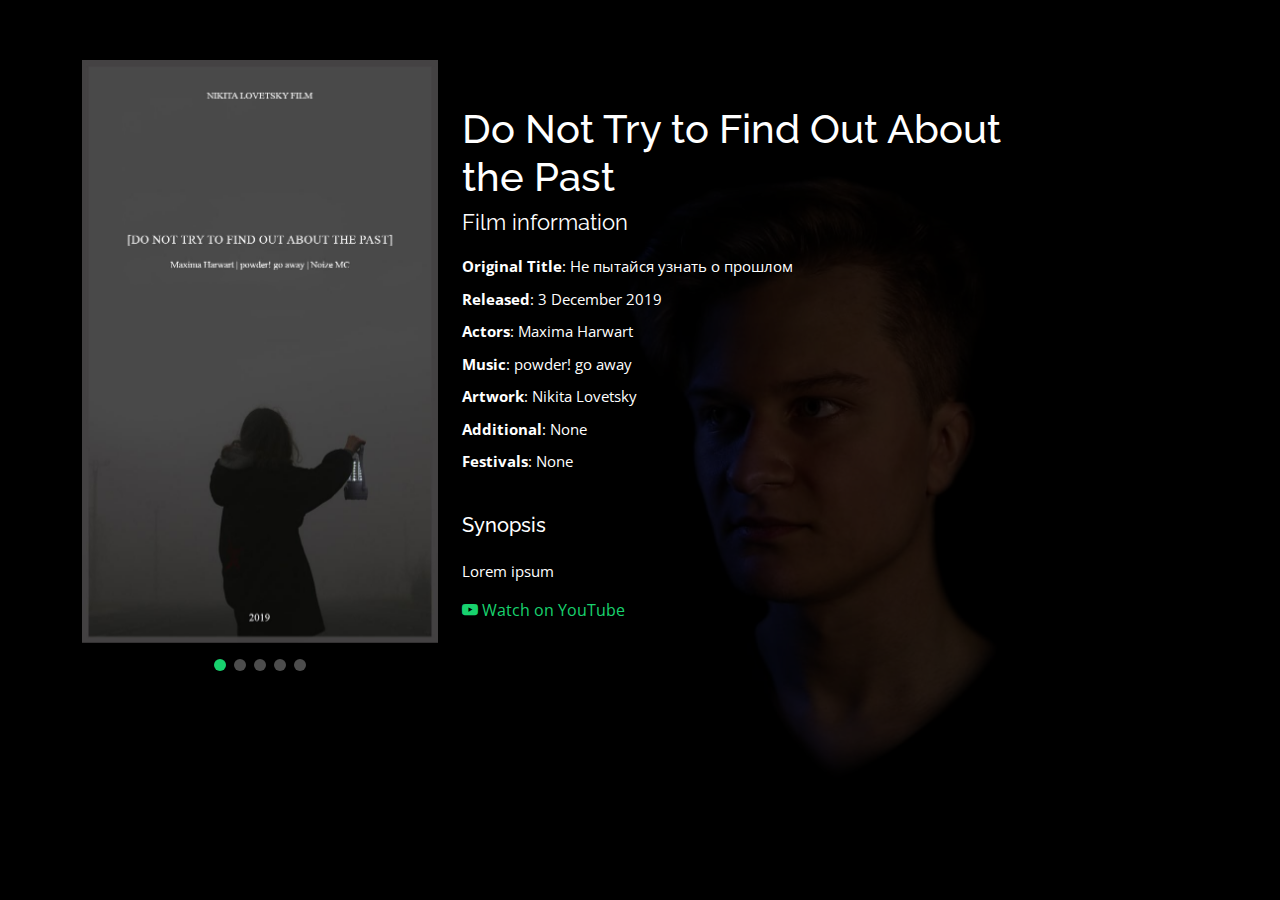
<file: films/past.html>
<!DOCTYPE html>
<html lang="en">

<head>
    <meta charset="utf-8">
    <meta content="width=device-width, initial-scale=1.0" name="viewport">

    <title>Nikita Lovetsky: Do Not Try to Find Out About the Past</title>
    <meta content="" name="description">
    <meta content="" name="keywords">

    <!-- Favicons -->
    <link href="../assets/img/favicon.png" rel="icon">
    <link href="../assets/img/apple-touch-icon.png" rel="apple-touch-icon">

    <!-- Google Fonts -->
    <link
        href="https://fonts.googleapis.com/css?family=Open+Sans:300,300i,400,400i,600,600i,700,700i|Raleway:300,300i,400,400i,500,500i,600,600i,700,700i|Poppins:300,300i,400,400i,500,500i,600,600i,700,700i"
        rel="stylesheet">

    <!-- Vendor CSS Files -->
    <link href="../assets/vendor/bootstrap/css/bootstrap.min.css" rel="stylesheet">
    <link href="../assets/vendor/bootstrap-icons/bootstrap-icons.css" rel="stylesheet">
    <link href="../assets/vendor/boxicons/css/boxicons.min.css" rel="stylesheet">
    <link href="../assets/vendor/glightbox/css/glightbox.min.css" rel="stylesheet">
    <link href="../assets/vendor/remixicon/remixicon.css" rel="stylesheet">
    <link href="../assets/vendor/swiper/swiper-bundle.min.css" rel="stylesheet">

    <!-- Template Main CSS File -->
    <link href="../assets/css/style.css" rel="stylesheet">

    <!-- =======================================================
  * Template Name: Personal - v4.9.1
  * Template URL: https://bootstrapmade.com/personal-free-resume-bootstrap-template/
  * Author: BootstrapMade.com
  * License: https://bootstrapmade.com/license/
  ======================================================== -->
</head>

<body>

    <main id="main">

        <!-- ======= Portfolio Details ======= -->
        <div id="portfolio-details" class="portfolio-details">
            <div class="container">

                <div class="row">

                    <div class="col-lg-4">
                        <div class="portfolio-details-slider swiper">
                            <div class="swiper-wrapper align-items-center">

                                <div class="swiper-slide">
                                    <img src="../assets/img/portfolio/past/poster.jpg" alt="" width="100%"
                                        height="auto">
                                </div>

                                <div class="swiper-slide">
                                    <img src="../assets/img/portfolio/effaceditinerary/frame-1.jpg" alt="" width="100%"
                                        height="auto">
                                </div>

                                <div class="swiper-slide">
                                    <img src="../assets/img/portfolio/effaceditinerary/frame-2.jpg" alt="" width="100%"
                                        height="auto">
                                </div>
                                <div class="swiper-slide">
                                    <img src="../assets/img/portfolio/effaceditinerary/frame-3.jpg" alt="" width="100%"
                                        height="auto">
                                </div>
                                <div class="swiper-slide">
                                    <img src="../assets/img/portfolio/effaceditinerary/frame-4.jpg" alt="" width="100%"
                                        height="auto">
                                </div>
                            </div>
                            <div class="swiper-pagination"></div>
                        </div>

                    </div>

                    <div class="col-lg-6 portfolio-info">
                        <h1>Do Not Try to Find Out About the Past</h1>
                        <h3>Film information</h3>
                        <ul>
                            <li><strong>Original Title</strong>: Не пытайся узнать о прошлом</li>
                            <li><strong>Released</strong>: 3 December 2019</li>
                            <li><strong>Actors</strong>: Maxima Harwart</li>
                            <li><strong>Music</strong>: powder! go away</li>
                            <li><strong>Artwork</strong>: Nikita Lovetsky </li>
                            <li><strong>Additional</strong>: None</li>
                            <li><strong>Festivals</strong>: None</li>
                        </ul>
                        <br>
                        <h5>Synopsis</h5>
                        <p>
                            Lorem ipsum
                        </p>
                        <a href="https://www.youtube.com/embed/CV26mwOapuY?autoplay=1"><i class="bi bi-youtube"></i>
                            Watch on
                            YouTube</a>
                    </div>

                </div>
            </div>
        </div><!-- End Portfolio Details -->

    </main><!-- End #main -->



    <!-- Vendor JS Files -->
    <script src="../assets/vendor/purecounter/purecounter_vanilla.js"></script>
    <script src="../assets/vendor/bootstrap/js/bootstrap.bundle.min.js"></script>
    <script src="../assets/vendor/glightbox/js/glightbox.min.js"></script>
    <script src="../assets/vendor/isotope-layout/isotope.pkgd.min.js"></script>
    <script src="../assets/vendor/swiper/swiper-bundle.min.js"></script>
    <script src="../assets/vendor/waypoints/noframework.waypoints.js"></script>
    <script src="../assets/vendor/php-email-form/validate.js"></script>

    <!-- Template Main JS File -->
    <script src="../assets/js/main.js"></script>

</body>

</html>
</file>
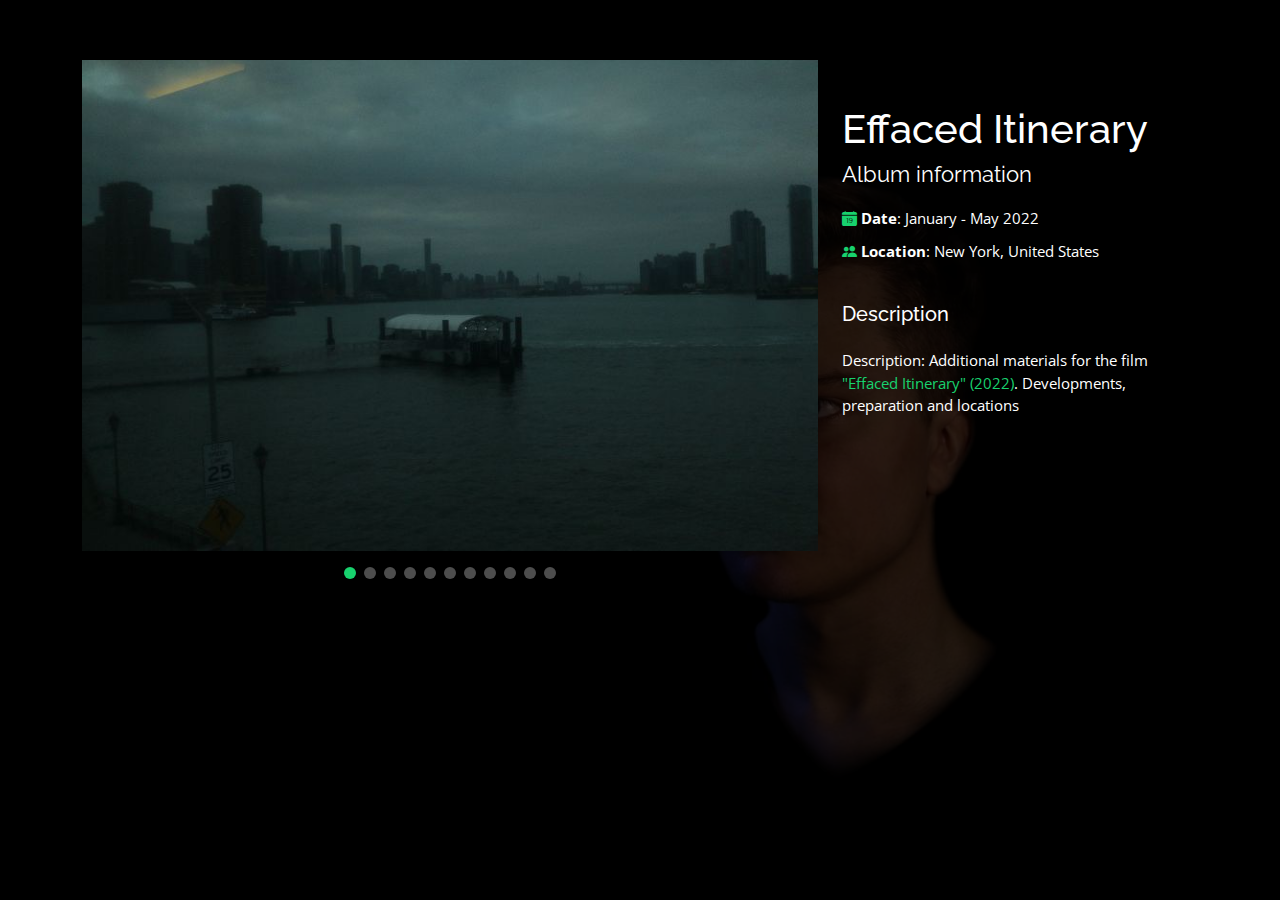
<file: photos/effaced-itinerary.html>
<!DOCTYPE html>
<html lang="en">

<head>
  <meta charset="utf-8">
  <meta content="width=device-width, initial-scale=1.0" name="viewport">

  <title>Nikita Lovetsky: Effaced Itinerary</title>
  <meta content="" name="description">
  <meta content="" name="keywords">

  <!-- Favicons -->
  <link href="../assets/img/favicon.png" rel="icon">
  <link href="../assets/img/apple-touch-icon.png" rel="apple-touch-icon">

  <!-- Google Fonts -->
  <link
    href="https://fonts.googleapis.com/css?family=Open+Sans:300,300i,400,400i,600,600i,700,700i|Raleway:300,300i,400,400i,500,500i,600,600i,700,700i|Poppins:300,300i,400,400i,500,500i,600,600i,700,700i"
    rel="stylesheet">

  <!-- Vendor CSS Files -->
  <link href="../assets/vendor/bootstrap/css/bootstrap.min.css" rel="stylesheet">
  <link href="../assets/vendor/bootstrap-icons/bootstrap-icons.css" rel="stylesheet">
  <link href="../assets/vendor/boxicons/css/boxicons.min.css" rel="stylesheet">
  <link href="../assets/vendor/glightbox/css/glightbox.min.css" rel="stylesheet">
  <link href="../assets/vendor/remixicon/remixicon.css" rel="stylesheet">
  <link href="../assets/vendor/swiper/swiper-bundle.min.css" rel="stylesheet">

  <!-- Template Main CSS File -->
  <link href="../assets/css/style.css" rel="stylesheet">
</head>

<body>
  <main id="main">
    <!-- ======= Portfolio Details ======= -->
    <div id="portfolio-details" class="portfolio-details">
      <div class="container">

        <div class="row">

          <div class="col-lg-8">
            <div class="portfolio-details-slider swiper">
              <div class="swiper-wrapper align-items-center" id="bla">

              </div>
              <div class="swiper-pagination"></div>
            </div>

          </div>

          <div class="col-lg-4 portfolio-info">
            <h1>Effaced Itinerary</h1>
            <h3>Album information</h3>
            <ul>
              <li><i class="bi bi-calendar-date-fill"></i> <strong>Date</strong>: January - May 2022</li>
              <li><i class="bi bi-people-fill"> </i><strong>Location</strong>: New York, United States</li>

            </ul>
            <br>
            <h5>Description</h5>
            <p>
              Description: Additional materials for the film <a href="../films/effaced-itinerary.html"
                data-gallery="portfolioDetailsGallery" data-glightbox="type: external"
                class="portfolio-details-lightbox" title="Portfolio Details">"Effaced Itinerary" (2022)</a>.
              Developments, preparation and locations
            </p>
          </div>
        </div>
      </div>
    </div><!-- End Portfolio Details -->

  </main><!-- End #main -->



  <!-- Vendor JS Files -->
  <script src="../assets/vendor/purecounter/purecounter_vanilla.js"></script>
  <script src="../assets/vendor/bootstrap/js/bootstrap.bundle.min.js"></script>
  <script src="../assets/vendor/glightbox/js/glightbox.min.js"></script>
  <script src="../assets/vendor/isotope-layout/isotope.pkgd.min.js"></script>
  <script src="../assets/vendor/swiper/swiper-bundle.min.js"></script>
  <script src="../assets/vendor/waypoints/noframework.waypoints.js"></script>
  <script src="../assets/vendor/php-email-form/validate.js"></script>

  <!-- Template Main JS File -->
  <script src="../assets/js/main.js"></script>

  <script>
    var swiperContainer = document.getElementById("bla"); // assuming you have an element with this id 
    for (let i = 1; i <= 11; i++) {
      let newSlide = document.createElement("div");
      newSlide.classList.add("swiper-slide");
      let img = document.createElement("img");
      img.src = "../assets/img/portfolio/photos/effaceditinerary/" + i + ".JPG";
      newSlide.appendChild(img);
      swiperContainer.appendChild(newSlide);
    }
  </script>

  <style>
    .swiper-slide img {
      width: 100%;
      height: auto;
    }
  </style>
</body>

</html>
</file>
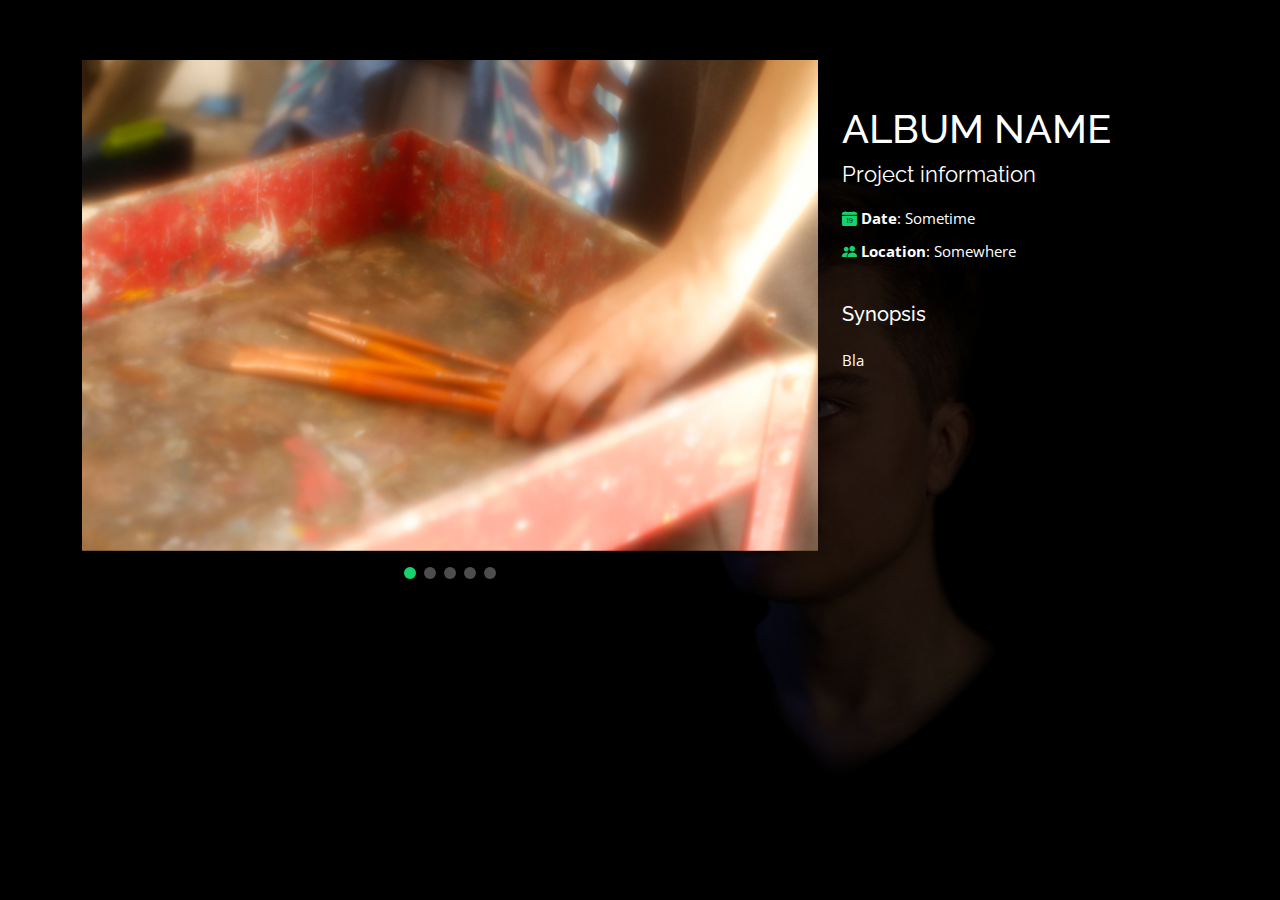
<file: photos/simple-photos.html>
<!DOCTYPE html>
<html lang="en">

<head>
  <meta charset="utf-8">
  <meta content="width=device-width, initial-scale=1.0" name="viewport">

  <title>Nikita Lovetsky: ALBUM NAME</title>
  <meta content="" name="description">
  <meta content="" name="keywords">

  <!-- Favicons -->
  <link href="../assets/img/favicon.png" rel="icon">
  <link href="../assets/img/apple-touch-icon.png" rel="apple-touch-icon">

  <!-- Google Fonts -->
  <link
    href="https://fonts.googleapis.com/css?family=Open+Sans:300,300i,400,400i,600,600i,700,700i|Raleway:300,300i,400,400i,500,500i,600,600i,700,700i|Poppins:300,300i,400,400i,500,500i,600,600i,700,700i"
    rel="stylesheet">

  <!-- Vendor CSS Files -->
  <link href="../assets/vendor/bootstrap/css/bootstrap.min.css" rel="stylesheet">
  <link href="../assets/vendor/bootstrap-icons/bootstrap-icons.css" rel="stylesheet">
  <link href="../assets/vendor/boxicons/css/boxicons.min.css" rel="stylesheet">
  <link href="../assets/vendor/glightbox/css/glightbox.min.css" rel="stylesheet">
  <link href="../assets/vendor/remixicon/remixicon.css" rel="stylesheet">
  <link href="../assets/vendor/swiper/swiper-bundle.min.css" rel="stylesheet">

  <!-- Template Main CSS File -->
  <link href="../assets/css/style.css" rel="stylesheet">
</head>

<body>
  <main id="main">
    <!-- ======= Portfolio Details ======= -->
    <div id="portfolio-details" class="portfolio-details">
      <div class="container">

        <div class="row">

          <div class="col-lg-8">
            <div class="portfolio-details-slider swiper">
              <div class="swiper-wrapper align-items-center">



                <div class="swiper-slide">
                  <img src="../assets/img/portfolio/effaceditinerary/1.jpg" alt="" width="100%" height="auto">
                </div>

                <div class="swiper-slide">
                  <img src="../assets/img/portfolio/effaceditinerary/2.jpg" alt="" width="100%" height="auto">
                </div>
                <div class="swiper-slide">
                  <img src="../assets/img/portfolio/effaceditinerary/3.jpg" alt="" width="100%" height="auto">
                </div>
                <div class="swiper-slide">
                  <img src="../assets/img/portfolio/effaceditinerary/4.jpg" alt="" width="100%" height="auto">
                </div>
                <div class="swiper-slide">
                  <img src="../assets/img/portfolio/effaceditinerary/5.jpg" alt="" width="100%" height="auto">
                </div>
              </div>
              <div class="swiper-pagination"></div>
            </div>

          </div>

          <div class="col-lg-4 portfolio-info">
            <h1>ALBUM NAME</h1>
            <h3>Project information</h3>
            <ul>
              <li><i class="bi bi-calendar-date-fill"></i> <strong>Date</strong>: Sometime</li>
              <li><i class="bi bi-people-fill"> </i><strong>Location</strong>: Somewhere</li>

            </ul>
            <br>
            <h5>Synopsis</h5>
            <p>
              Bla
            </p>
          </div>
        </div>
      </div>
    </div><!-- End Portfolio Details -->

  </main><!-- End #main -->



  <!-- Vendor JS Files -->
  <script src="../assets/vendor/purecounter/purecounter_vanilla.js"></script>
  <script src="../assets/vendor/bootstrap/js/bootstrap.bundle.min.js"></script>
  <script src="../assets/vendor/glightbox/js/glightbox.min.js"></script>
  <script src="../assets/vendor/isotope-layout/isotope.pkgd.min.js"></script>
  <script src="../assets/vendor/swiper/swiper-bundle.min.js"></script>
  <script src="../assets/vendor/waypoints/noframework.waypoints.js"></script>
  <script src="../assets/vendor/php-email-form/validate.js"></script>

  <!-- Template Main JS File -->
  <script src="../assets/js/main.js"></script>

</body>

</html>
</file>
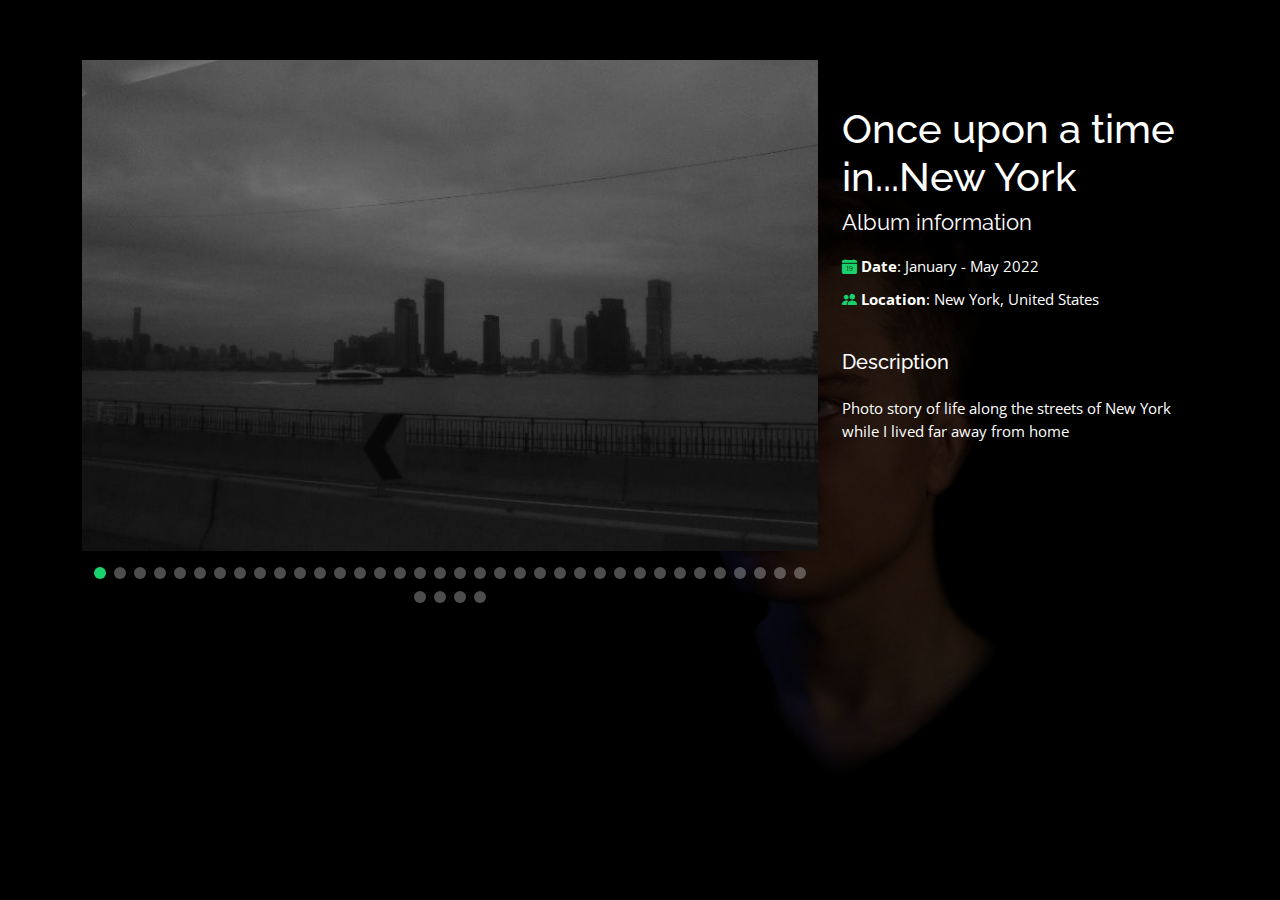
<file: photos/unitedstates.html>
<!DOCTYPE html>
<html lang="en">

<head>
  <meta charset="utf-8">
  <meta content="width=device-width, initial-scale=1.0" name="viewport">

  <title>Nikita Lovetsky: Once upon a time in...New York</title>
  <meta content="" name="description">
  <meta content="" name="keywords">

  <!-- Favicons -->
  <link href="../assets/img/favicon.png" rel="icon">
  <link href="../assets/img/apple-touch-icon.png" rel="apple-touch-icon">

  <!-- Google Fonts -->
  <link
    href="https://fonts.googleapis.com/css?family=Open+Sans:300,300i,400,400i,600,600i,700,700i|Raleway:300,300i,400,400i,500,500i,600,600i,700,700i|Poppins:300,300i,400,400i,500,500i,600,600i,700,700i"
    rel="stylesheet">

  <!-- Vendor CSS Files -->
  <link href="../assets/vendor/bootstrap/css/bootstrap.min.css" rel="stylesheet">
  <link href="../assets/vendor/bootstrap-icons/bootstrap-icons.css" rel="stylesheet">
  <link href="../assets/vendor/boxicons/css/boxicons.min.css" rel="stylesheet">
  <link href="../assets/vendor/glightbox/css/glightbox.min.css" rel="stylesheet">
  <link href="../assets/vendor/remixicon/remixicon.css" rel="stylesheet">
  <link href="../assets/vendor/swiper/swiper-bundle.min.css" rel="stylesheet">

  <!-- Template Main CSS File -->
  <link href="../assets/css/style.css" rel="stylesheet">
</head>

<body>
  <main id="main">
    <!-- ======= Portfolio Details ======= -->
    <div id="portfolio-details" class="portfolio-details">
      <div class="container">

        <div class="row">

          <div class="col-lg-8">
            <div class="portfolio-details-slider swiper">
              <div class="swiper-wrapper align-items-center" id="bla">

              </div>
              <div class="swiper-pagination"></div>
            </div>

          </div>

          <div class="col-lg-4 portfolio-info">
            <h1>Once upon a time in...New York</h1>
            <h3>Album information</h3>
            <ul>
              <li><i class="bi bi-calendar-date-fill"></i> <strong>Date</strong>: January - May 2022</li>
              <li><i class="bi bi-people-fill"> </i><strong>Location</strong>: New York, United States</li>

            </ul>
            <br>
            <h5>Description</h5>
            <p>
              Photo story of life along the streets of New York while I lived far away from home
            </p>
          </div>
        </div>
      </div>
    </div><!-- End Portfolio Details -->

  </main><!-- End #main -->



  <!-- Vendor JS Files -->
  <script src="../assets/vendor/purecounter/purecounter_vanilla.js"></script>
  <script src="../assets/vendor/bootstrap/js/bootstrap.bundle.min.js"></script>
  <script src="../assets/vendor/glightbox/js/glightbox.min.js"></script>
  <script src="../assets/vendor/isotope-layout/isotope.pkgd.min.js"></script>
  <script src="../assets/vendor/swiper/swiper-bundle.min.js"></script>
  <script src="../assets/vendor/waypoints/noframework.waypoints.js"></script>
  <script src="../assets/vendor/php-email-form/validate.js"></script>

  <!-- Template Main JS File -->
  <script src="../assets/js/main.js"></script>

  <script>
    var swiperContainer = document.getElementById("bla"); // assuming you have an element with this id 
    for (let i = 1; i <= 40; i++) {
      let newSlide = document.createElement("div");
      newSlide.classList.add("swiper-slide");
      let img = document.createElement("img");
      img.src = "../assets/img/portfolio/photos/unitedstates/" + i + ".JPG";
      newSlide.appendChild(img);
      swiperContainer.appendChild(newSlide);
    }
  </script>

  <style>
    .swiper-slide img {
      width: 100%;
      height: auto;
    }
  </style>
</body>

</html>
</file>
<file: assets/css/style.css>
/**
* Template Name: Personal - v4.9.1
* Template URL: https://bootstrapmade.com/personal-free-resume-bootstrap-template/
* Author: BootstrapMade.com
* License: https://bootstrapmade.com/license/
*/

/*--------------------------------------------------------------
# General
--------------------------------------------------------------*/
body {
  font-family: "Open Sans", sans-serif;
  background-color: #040404;
  color: #fff;
  position: relative;
  background: transparent;
}

body::before {
  content: "";
  position: fixed;
  background: #000000 url("../img/bg.jpg") top right no-repeat;
  background-size: cover;
  left: 0;
  right: 0;
  top: 0;
  height: 100vh;
  z-index: -1;
  background-size: 40%;
  background-position: 75%;
}

@media (min-width: 1024px) {
  body::before {
    background-attachment: fixed;
  }
}

a {
  color: #18d26e;
  text-decoration: none;
}

a:hover {
  color: #35e888;
  text-decoration: none;
}

h1,
h2,
h3,
h4,
h5,
h6 {
  font-family: "Raleway", sans-serif;
}

/*--------------------------------------------------------------
# Header
--------------------------------------------------------------*/
#header {
  transition: ease-in-out 0.3s;
  position: relative;
  height: 100vh;
  display: flex;
  align-items: center;
  z-index: 997;
  overflow-y: auto;
}

#header * {
  transition: ease-in-out 0.3s;
}

#header h1 {
  font-size: 48px;
  margin: 0;
  padding: 0;
  line-height: 1;
  font-weight: 700;
  font-family: "Poppins", sans-serif;
}

#header h1 a,
#header h1 a:hover {
  color: #fff;
  line-height: 1;
  display: inline-block;
}

#header h2 {
  font-size: 24px;
  margin-top: 20px;
  color: rgba(255, 255, 255, 0.8);
}

#header h2 span {
  color: #fff;
  border-bottom: 2px solid #18d26e;
  padding-bottom: 6px;
}

#header img {
  padding: 0;
  margin: 0;
}

#header .social-links {
  margin-top: 40px;
  display: flex;
}

#header .social-links a {
  font-size: 16px;
  display: flex;
  justify-content: center;
  align-items: center;
  background: rgba(255, 255, 255, 0.1);
  color: #fff;
  line-height: 1;
  margin-right: 8px;
  border-radius: 50%;
  width: 40px;
  height: 40px;
}

#header .social-links a:hover {
  background: #18d26e;
}

@media (max-width: 992px) {
  #header h1 {
    font-size: 36px;
  }

  #header h2 {
    font-size: 20px;
    line-height: 30px;
  }

  #header .social-links {
    margin-top: 15px;
  }

  #header .container {
    display: flex;
    flex-direction: column;
    align-items: center;
  }
}

/* Header Top */
#header.header-top {
  height: 80px;
  position: fixed;
  left: 0;
  top: 0;
  right: 0;
  background: rgba(0, 0, 0, 0.9);
}

#header.header-top .social-links,
#header.header-top h2 {
  display: none;
}

#header.header-top h1 {
  margin-right: auto;
  font-size: 36px;
}

#header.header-top .container {
  display: flex;
  align-items: center;
}

#header.header-top .navbar {
  margin: 0;
}

@media (max-width: 768px) {
  #header.header-top {
    height: 60px;
  }

  #header.header-top h1 {
    font-size: 26px;
  }
}

/*--------------------------------------------------------------
# Navigation Menu
--------------------------------------------------------------*/
/**
* Desktop Navigation 
*/
.navbar {
  padding: 0;
  margin-top: 35px;
}

.navbar ul {
  margin: 0;
  padding: 0;
  display: flex;
  list-style: none;
  align-items: center;
}

.navbar li {
  position: relative;
}

.navbar li+li {
  margin-left: 30px;
}

.navbar a,
.navbar a:focus {
  display: flex;
  align-items: center;
  justify-content: space-between;
  padding: 0;
  font-family: "Poppins", sans-serif;
  font-size: 16px;
  font-weight: 400;
  color: rgba(255, 255, 255, 0.7);
  white-space: nowrap;
  transition: 0.3s;
}

.navbar a i,
.navbar a:focus i {
  font-size: 12px;
  line-height: 0;
  margin-left: 5px;
}

.navbar a:before {
  content: "";
  position: absolute;
  width: 0;
  height: 2px;
  bottom: -4px;
  left: 0;
  background-color: #18d26e;
  visibility: hidden;
  width: 0px;
  transition: all 0.3s ease-in-out 0s;
}

.navbar a:hover:before,
.navbar li:hover>a:before,
.navbar .active:before {
  visibility: visible;
  width: 25px;
}

.navbar a:hover,
.navbar .active,
.navbar .active:focus,
.navbar li:hover>a {
  color: #fff;
}

/**
* Mobile Navigation 
*/
.mobile-nav-toggle {
  color: #fff;
  font-size: 28px;
  cursor: pointer;
  display: none;
  line-height: 0;
  transition: 0.5s;
  position: fixed;
  right: 15px;
  top: 15px;
}

@media (max-width: 991px) {
  .mobile-nav-toggle {
    display: block;
  }

  .navbar ul {
    display: none;
  }
}

.navbar-mobile {
  position: fixed;
  overflow: hidden;
  top: 0;
  right: 0;
  left: 0;
  bottom: 0;
  background: rgba(0, 0, 0, 0.9);
  transition: 0.3s;
  z-index: 999;
  margin-top: 0;
}

.navbar-mobile .mobile-nav-toggle {
  position: absolute;
  top: 15px;
  right: 15px;
}

.navbar-mobile ul {
  display: block;
  position: absolute;
  top: 55px;
  right: 15px;
  bottom: 45px;
  left: 15px;
  padding: 10px 0;
  overflow-y: auto;
  transition: 0.3s;
}

.navbar-mobile li {
  padding: 12px 20px;
}

.navbar-mobile li+li {
  margin: 0;
}

.navbar-mobile a,
.navbar-mobile a:focus {
  font-size: 16px;
  position: relative;
}

/*--------------------------------------------------------------
# Sections General
--------------------------------------------------------------*/
section {
  overflow: hidden;
  position: absolute;
  width: 100%;
  top: 140px;
  bottom: 100%;
  opacity: 0;
  transition: ease-in-out 0.4s;
  z-index: 2;
}

section.section-show {
  top: 100px;
  bottom: auto;
  opacity: 1;
  padding-bottom: 45px;
}

section .container {
  background: rgba(0, 0, 0, 0.9);
  padding: 30px;
}

@media (max-width: 768px) {
  section {
    top: 120px;
  }

  section.section-show {
    top: 80px;
  }
}

.section-title h2 {
  font-size: 14px;
  font-weight: 500;
  padding: 0;
  line-height: 1px;
  margin: 0 0 20px 0;
  letter-spacing: 2px;
  text-transform: uppercase;
  color: #aaaaaa;
  font-family: "Poppins", sans-serif;
}

.section-title h2::after {
  content: "";
  width: 120px;
  height: 1px;
  display: inline-block;
  background: #4ceb95;
  margin: 4px 10px;
}

.section-title p {
  margin: 0;
  margin: -15px 0 15px 0;
  font-size: 36px;
  font-weight: 700;
  text-transform: uppercase;
  font-family: "Poppins", sans-serif;
  color: #fff;
}

/*--------------------------------------------------------------
# About
--------------------------------------------------------------*/
.about-me .content h3 {
  font-weight: 700;
  font-size: 26px;
  color: #18d26e;
}

.about-me .content ul {
  list-style: none;
  padding: 0;
}

.about-me .content ul li {
  margin-bottom: 20px;
  display: flex;
  align-items: center;
}

.about-me .content ul strong {
  margin-right: 10px;
}

.about-me .content ul i {
  font-size: 16px;
  margin-right: 5px;
  color: #18d26e;
  line-height: 0;
}

.about-me .content p:last-child {
  margin-bottom: 0;
}

/*--------------------------------------------------------------
# Counts
--------------------------------------------------------------*/
.counts {
  padding: 70px 0 60px;
}

.counts .count-box {
  padding: 30px 30px 25px 30px;
  width: 100%;
  position: relative;
  text-align: center;
  background: rgba(255, 255, 255, 0.08);
}

.counts .count-box i {
  position: absolute;
  top: -25px;
  left: 50%;
  transform: translateX(-50%);
  font-size: 24px;
  background: rgba(255, 255, 255, 0.1);
  padding: 12px;
  color: #18d26e;
  border-radius: 50px;
  line-height: 0;
}

.counts .count-box span {
  font-size: 36px;
  display: block;
  font-weight: 600;
  color: #fff;
}

.counts .count-box p {
  padding: 0;
  margin: 0;
  font-family: "Raleway", sans-serif;
  font-size: 14px;
}

/*--------------------------------------------------------------
# Skills
--------------------------------------------------------------*/
.skills .progress {
  height: 60px;
  display: block;
  background: none;
  border-radius: 0;
}

.skills .progress .skill {
  padding: 10px 0;
  margin: 0;
  text-transform: uppercase;
  display: block;
  font-weight: 600;
  font-family: "Poppins", sans-serif;
  color: #fff;
}

.skills .progress .skill .val {
  float: right;
  font-style: normal;
}

.skills .progress-bar-wrap {
  background: rgba(255, 255, 255, 0.2);
}

.skills .progress-bar {
  width: 1px;
  height: 10px;
  transition: 0.9s;
  background-color: #18d26e;
}

/*--------------------------------------------------------------
# Interests
--------------------------------------------------------------*/
.interests .icon-box {
  display: flex;
  align-items: center;
  padding: 20px;
  background: rgba(255, 255, 255, 0.08);
  transition: ease-in-out 0.3s;
}

.interests .icon-box i {
  font-size: 32px;
  padding-right: 10px;
  line-height: 1;
}

.interests .icon-box h3 {
  font-weight: 700;
  margin: 0;
  padding: 0;
  line-height: 1;
  font-size: 16px;
  color: #fff;
}

.interests .icon-box:hover {
  background: rgba(255, 255, 255, 0.12);
}

/*--------------------------------------------------------------
# Testimonials
--------------------------------------------------------------*/
.testimonials .testimonials-carousel,
.testimonials .testimonials-slider {
  overflow: hidden;
}

.testimonials .testimonial-item {
  box-sizing: content-box;
  min-height: 320px;
}

.testimonials .testimonial-item .testimonial-img {
  width: 90px;
  border-radius: 50%;
  margin: -40px 0 0 40px;
  position: relative;
  z-index: 2;
  border: 6px solid rgba(255, 255, 255, 0.12);
}

.testimonials .testimonial-item h3 {
  font-size: 18px;
  font-weight: bold;
  margin: 10px 0 5px 45px;
  color: #fff;
}

.testimonials .testimonial-item h4 {
  font-size: 14px;
  color: #999;
  margin: 0 0 0 45px;
}

.testimonials .testimonial-item .quote-icon-left,
.testimonials .testimonial-item .quote-icon-right {
  color: rgba(255, 255, 255, 0.25);
  font-size: 26px;
}

.testimonials .testimonial-item .quote-icon-left {
  display: inline-block;
  left: -5px;
  position: relative;
}

.testimonials .testimonial-item .quote-icon-right {
  display: inline-block;
  right: -5px;
  position: relative;
  top: 10px;
}

.testimonials .testimonial-item p {
  font-style: italic;
  margin: 0 15px 0 15px;
  padding: 20px 20px 60px 20px;
  background: rgba(255, 255, 255, 0.1);
  position: relative;
  border-radius: 6px;
  position: relative;
  z-index: 1;
}

.testimonials .swiper-pagination {
  margin-top: 20px;
  position: relative;
}

.testimonials .swiper-pagination .swiper-pagination-bullet {
  width: 12px;
  height: 12px;
  opacity: 1;
  background-color: rgba(255, 255, 255, 0.3);
}

.testimonials .swiper-pagination .swiper-pagination-bullet-active {
  background-color: #18d26e;
}

/*--------------------------------------------------------------
# Resume
--------------------------------------------------------------*/
.resume .resume-title {
  font-size: 26px;
  font-weight: 700;
  margin-top: 20px;
  margin-bottom: 20px;
  color: #fff;
}

.resume .resume-item {
  padding: 0 0 20px 20px;
  margin-top: -2px;
  border-left: 2px solid rgba(255, 255, 255, 0.2);
  position: relative;
}

.resume .resume-item h4 {
  line-height: 18px;
  font-size: 18px;
  font-weight: 600;
  text-transform: uppercase;
  font-family: "Poppins", sans-serif;
  color: #18d26e;
  margin-bottom: 10px;
}

.resume .resume-item h5 {
  font-size: 16px;
  background: rgba(255, 255, 255, 0.15);
  padding: 5px 15px;
  display: inline-block;
  font-weight: 600;
  margin-bottom: 10px;
}

.resume .resume-item ul {
  padding-left: 20px;
}

.resume .resume-item ul li {
  padding-bottom: 10px;
}

.resume .resume-item:last-child {
  padding-bottom: 0;
}

.resume .resume-item::before {
  content: "";
  position: absolute;
  width: 16px;
  height: 16px;
  border-radius: 50px;
  left: -9px;
  top: 0;
  background: #18d26e;
  border: 2px solid #18d26e;
}

/*--------------------------------------------------------------
# Services
--------------------------------------------------------------*/
.services .icon-box {
  text-align: center;
  background: rgba(204, 204, 204, 0.1);
  padding: 80px 20px;
  transition: all ease-in-out 0.3s;
}

.services .icon-box .icon {
  margin: 0 auto;
  width: 64px;
  height: 64px;
  background: #18d26e;
  border-radius: 5px;
  transition: all 0.3s ease-out 0s;
  display: flex;
  align-items: center;
  justify-content: center;
  margin-bottom: 20px;
  transform-style: preserve-3d;
}

.services .icon-box .icon i {
  color: #fff;
  font-size: 28px;
}

.services .icon-box .icon::before {
  position: absolute;
  content: "";
  left: -8px;
  top: -8px;
  height: 100%;
  width: 100%;
  background: rgba(255, 255, 255, 0.15);
  border-radius: 5px;
  transition: all 0.3s ease-out 0s;
  transform: translateZ(-1px);
}

.services .icon-box h4 {
  font-weight: 700;
  margin-bottom: 15px;
  font-size: 24px;
}

.services .icon-box h4 a {
  color: #fff;
}

.services .icon-box p {
  line-height: 24px;
  font-size: 14px;
  margin-bottom: 0;
}

.services .icon-box:hover {
  background: #18d26e;
  border-color: #18d26e;
}

.services .icon-box:hover .icon {
  background: #fff;
}

.services .icon-box:hover .icon i {
  color: #18d26e;
}

.services .icon-box:hover .icon::before {
  background: #35e888;
}

.services .icon-box:hover h4 a,
.services .icon-box:hover p {
  color: #fff;
}

/*--------------------------------------------------------------
# Portfolio
--------------------------------------------------------------*/
.portfolio .portfolio-item {
  margin-bottom: 30px;
}

.portfolio #portfolio-flters {
  padding: 0;
  margin: 0 auto 15px auto;
  list-style: none;
  text-align: center;
  border-radius: 50px;
  padding: 2px 15px;
}

.portfolio #portfolio-flters li {
  cursor: pointer;
  display: inline-block;
  padding: 8px 16px 10px 16px;
  font-size: 14px;
  font-weight: 600;
  line-height: 1;
  text-transform: uppercase;
  color: #fff;
  background: rgba(255, 255, 255, 0.1);
  margin: 0 3px 10px 3px;
  transition: all 0.3s ease-in-out;
  border-radius: 4px;
}

.portfolio #portfolio-flters li:hover,
.portfolio #portfolio-flters li.filter-active {
  background: #18d26e;
}

.portfolio #portfolio-flters li:last-child {
  margin-right: 0;
}

.portfolio .portfolio-wrap {
  transition: 0.3s;
  position: relative;
  overflow: hidden;
  z-index: 1;
  background: rgba(0, 0, 0, 0.6);
}

.portfolio .portfolio-wrap::before {
  content: "";
  background: rgba(0, 0, 0, 0.6);
  position: absolute;
  left: 30px;
  right: 30px;
  top: 30px;
  bottom: 30px;
  transition: all ease-in-out 0.3s;
  z-index: 2;
  opacity: 0;
}

.portfolio .portfolio-wrap .portfolio-info {
  opacity: 0;
  position: absolute;
  top: 0;
  left: 0;
  right: 0;
  bottom: 0;
  text-align: center;
  z-index: 3;
  transition: all ease-in-out 0.3s;
  display: flex;
  flex-direction: column;
  justify-content: center;
  align-items: center;
}

.portfolio .portfolio-wrap .portfolio-info::before {
  display: block;
  content: "";
  width: 48px;
  height: 48px;
  position: absolute;
  top: 35px;
  left: 35px;
  border-top: 3px solid #fff;
  border-left: 3px solid #fff;
  transition: all 0.5s ease 0s;
  z-index: 9994;
}

.portfolio .portfolio-wrap .portfolio-info::after {
  display: block;
  content: "";
  width: 48px;
  height: 48px;
  position: absolute;
  bottom: 35px;
  right: 35px;
  border-bottom: 3px solid #fff;
  border-right: 3px solid #fff;
  transition: all 0.5s ease 0s;
  z-index: 9994;
}

.portfolio .portfolio-wrap .portfolio-info h4 {
  font-size: 20px;
  color: #fff;
  font-weight: 600;
}

.portfolio .portfolio-wrap .portfolio-info p {
  color: #ffffff;
  font-size: 14px;
  text-transform: uppercase;
  padding: 0;
  margin: 0;
}

.portfolio .portfolio-wrap .portfolio-links {
  text-align: center;
  z-index: 4;
}

.portfolio .portfolio-wrap .portfolio-links a {
  color: #18d26e;
  margin: 0 2px;
  font-size: 15px;
  display: inline-block;
  transition: 0.3s;
}

.portfolio .portfolio-wrap .portfolio-links a:hover {
  color: #63eda3;
}

.portfolio .portfolio-wrap:hover::before {
  top: 0;
  left: 0;
  right: 0;
  bottom: 0;
  opacity: 1;
}

.portfolio .portfolio-wrap:hover .portfolio-info {
  opacity: 1;
}

.portfolio .portfolio-wrap:hover .portfolio-info::before {
  top: 15px;
  left: 15px;
}

.portfolio .portfolio-wrap:hover .portfolio-info::after {
  bottom: 15px;
  right: 15px;
}

/*--------------------------------------------------------------
# Portfolio Details
--------------------------------------------------------------*/
.portfolio-details {
  padding-top: 40px;
  background: rgba(0, 0, 0, 0.8);
  position: fixed;
  left: 0;
  right: 0;
  top: 0;
  bottom: 0;
  overflow-y: auto;
}

.portfolio-details .container {
  padding-top: 20px;
  padding-bottom: 40px;
}

.portfolio-details .portfolio-title {
  font-size: 26px;
  font-weight: 700;
  margin-bottom: 20px;
}

.portfolio-details .portfolio-info {
  padding-top: 45px;
}

.portfolio-details .portfolio-info h3 {
  font-size: 22px;
  font-weight: 400;
  margin-bottom: 20px;
}

.portfolio-details .portfolio-info ul {
  list-style: none;
  padding: 0;
  font-size: 15px;
}

.portfolio-details .portfolio-info ul li+li {
  margin-top: 10px;
}

.portfolio-details .portfolio-info p {
  font-size: 15px;
  padding: 15px 0 0 0;
}

@media (max-width: 992px) {
  .portfolio-details .portfolio-info {
    padding-top: 20px;
  }

  .portfolio-details ul i {
    color: #18d26e;
  }

}

.portfolio-details .swiper-pagination {
  margin-top: 20px;
  position: relative;
}

.portfolio-details .swiper-pagination .swiper-pagination-bullet {
  width: 12px;
  height: 12px;
  opacity: 1;
  background-color: rgba(255, 255, 255, 0.3);
}

.portfolio-details .swiper-pagination .swiper-pagination-bullet-active {
  background-color: #18d26e;
}

.portfolio-details ul i {
  color: #18d26e;
}

/*--------------------------------------------------------------
# Contact
--------------------------------------------------------------*/
.contact .info-box {
  color: #444444;
  padding: 20px;
  width: 100%;
  background: rgba(255, 255, 255, 0.08);
}

.contact .info-box i.bx {
  font-size: 24px;
  color: #18d26e;
  border-radius: 50%;
  padding: 14px;
  float: left;
  background: rgba(255, 255, 255, 0.1);
}

.contact .info-box h3 {
  font-size: 20px;
  color: rgba(255, 255, 255, 0.5);
  font-weight: 700;
  margin: 10px 0 8px 68px;
}

.contact .info-box p {
  padding: 0;
  color: #fff;
  line-height: 24px;
  font-size: 14px;
  margin: 0 0 0 68px;
}

.contact .info-box .social-links {
  margin: 5px 0 0 68px;
  display: flex;
}

.contact .info-box .social-links a {
  font-size: 18px;
  display: inline-block;
  color: #fff;
  line-height: 1;
  margin-right: 12px;
  transition: 0.3s;
}

.contact .info-box .social-links a:hover {
  color: #18d26e;
}

.contact .php-email-form {
  padding: 30px;
  background: rgba(255, 255, 255, 0.08);
}

.contact .php-email-form .error-message {
  display: none;
  background: rgba(255, 255, 255, 0.08);
  background: #ed3c0d;
  text-align: left;
  padding: 15px;
  font-weight: 600;
}

.contact .php-email-form .error-message br+br {
  margin-top: 25px;
}

.contact .php-email-form .sent-message {
  display: none;
  background: rgba(255, 255, 255, 0.08);
  background: #18d26e;
  text-align: center;
  padding: 15px;
  font-weight: 600;
}

.contact .php-email-form .loading {
  display: none;
  background: rgba(255, 255, 255, 0.08);
  text-align: center;
  padding: 15px;
}

.contact .php-email-form .loading:before {
  content: "";
  display: inline-block;
  border-radius: 50%;
  width: 24px;
  height: 24px;
  margin: 0 10px -6px 0;
  border: 3px solid #18d26e;
  border-top-color: #eee;
  -webkit-animation: animate-loading 1s linear infinite;
  animation: animate-loading 1s linear infinite;
}

.contact .php-email-form input,
.contact .php-email-form textarea {
  border-radius: 0;
  box-shadow: none;
  font-size: 14px;
  background: rgba(255, 255, 255, 0.08);
  border: 0;
  transition: 0.3s;
  color: #fff;
}

.contact .php-email-form input:focus,
.contact .php-email-form textarea:focus {
  background-color: rgba(255, 255, 255, 0.11);
}

.contact .php-email-form input::-moz-placeholder,
.contact .php-email-form textarea::-moz-placeholder {
  color: rgba(255, 255, 255, 0.3);
  opacity: 1;
}

.contact .php-email-form input::placeholder,
.contact .php-email-form textarea::placeholder {
  color: rgba(255, 255, 255, 0.3);
  opacity: 1;
}

.contact .php-email-form input {
  padding: 10px 15px;
}

.contact .php-email-form textarea {
  padding: 12px 15px;
}

.contact .php-email-form button[type=submit] {
  background: #18d26e;
  border: 0;
  padding: 10px 30px;
  color: #fff;
  transition: 0.4s;
  border-radius: 4px;
}

.contact .php-email-form button[type=submit]:hover {
  background: #15bb62;
}

@-webkit-keyframes animate-loading {
  0% {
    transform: rotate(0deg);
  }

  100% {
    transform: rotate(360deg);
  }
}

@keyframes animate-loading {
  0% {
    transform: rotate(0deg);
  }

  100% {
    transform: rotate(360deg);
  }
}

/*--------------------------------------------------------------
# Credits
--------------------------------------------------------------*/
.credits {
  position: fixed;
  right: 0;
  left: 0;
  bottom: 0;
  padding: 15px;
  text-align: right;
  font-size: 13px;
  color: #fff;
  z-index: 999999;
}

@media (max-width: 992px) {
  .credits {
    text-align: center;
    padding: 10px;
    background: rgba(0, 0, 0, 0.8);
  }
}

.credits a {
  color: #18d26e;
  transition: 0.3s;
}

.credits a:hover {
  color: #fff;
}

@media (max-width: 768px) {
  body::before {
    background-image: none;

  }
}
</file>
